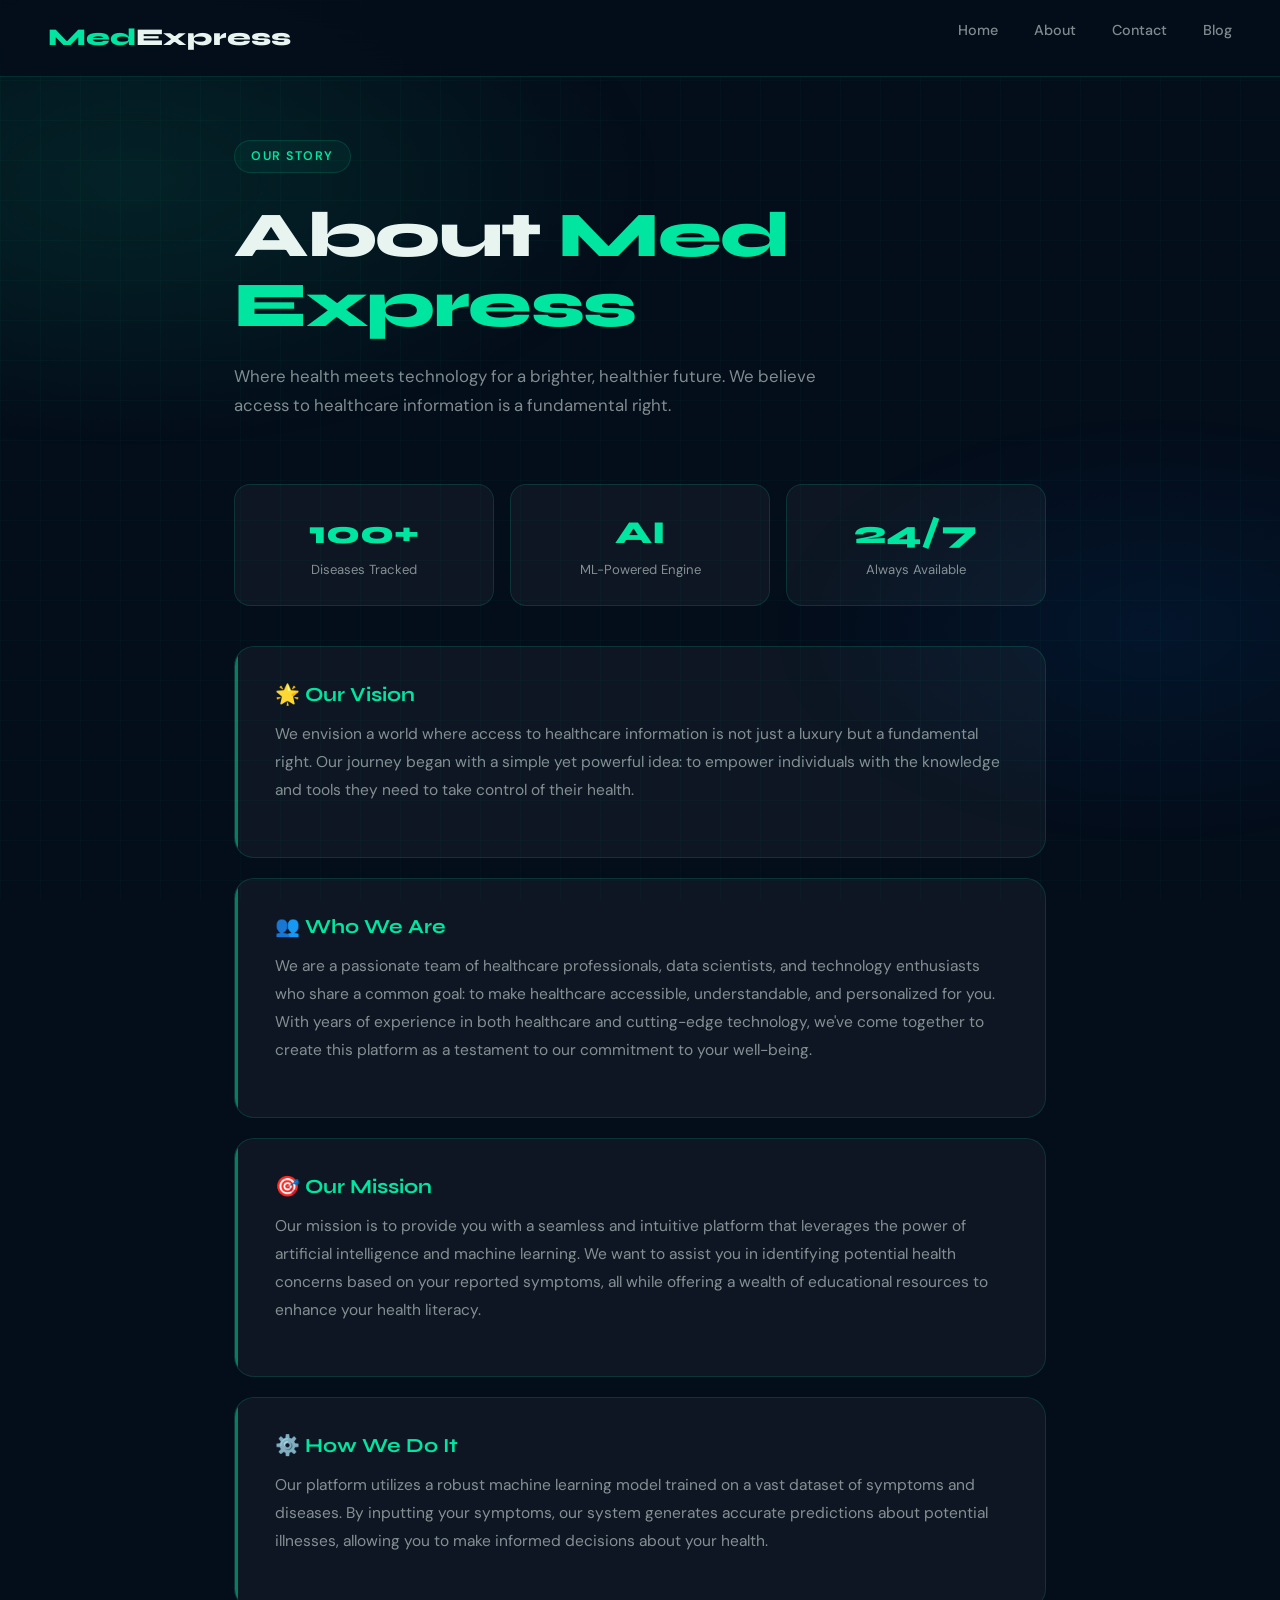
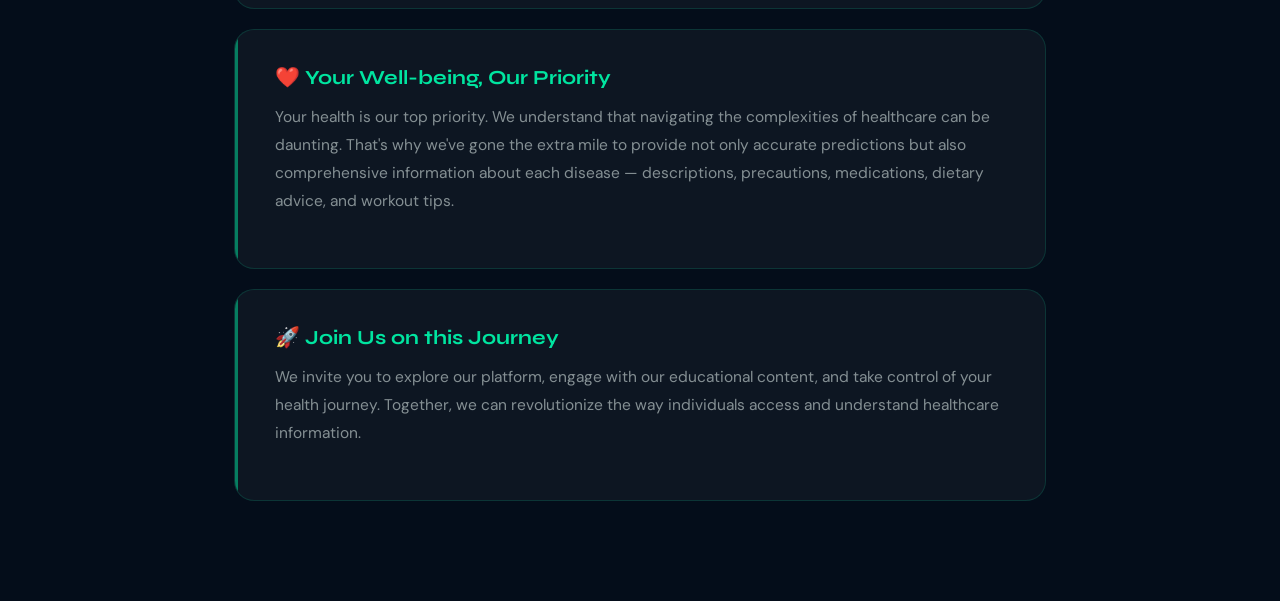
<file: templates/about.html>
<!doctype html>
<html lang="en">
<head>
  <meta charset="utf-8">
  <meta name="viewport" content="width=device-width, initial-scale=1">
  <title>About — Med Express</title>
  <link href="https://cdn.jsdelivr.net/npm/bootstrap@5.3.1/dist/css/bootstrap.min.css" rel="stylesheet">
  <link href="https://fonts.googleapis.com/css2?family=Syne:wght@400;600;700;800&family=DM+Sans:ital,wght@0,300;0,400;0,500;1,300&display=swap" rel="stylesheet">
  <style>
    :root {
      --emerald: #00e5a0;
      --deep: #040d1a;
      --navy: #071428;
      --card-bg: rgba(255,255,255,0.04);
      --border: rgba(0,229,160,0.15);
      --text: #e8f4f0;
      --muted: rgba(232,244,240,0.55);
    }
    *, *::before, *::after { box-sizing: border-box; margin: 0; padding: 0; }
    body {
      font-family: 'DM Sans', sans-serif;
      background: var(--deep);
      color: var(--text);
      min-height: 100vh;
      overflow-x: hidden;
    }
    body::before {
      content: '';
      position: fixed; inset: 0;
      background:
        radial-gradient(ellipse 70% 50% at 10% 20%, rgba(0,229,160,0.10) 0%, transparent 60%),
        radial-gradient(ellipse 50% 40% at 90% 70%, rgba(0,120,255,0.08) 0%, transparent 60%);
      pointer-events: none; z-index: 0;
    }
    body::after {
      content: '';
      position: fixed; inset: 0;
      background-image:
        linear-gradient(rgba(0,229,160,0.03) 1px, transparent 1px),
        linear-gradient(90deg, rgba(0,229,160,0.03) 1px, transparent 1px);
      background-size: 40px 40px;
      pointer-events: none; z-index: 0;
    }

    nav.topbar {
      position: fixed; top: 0; left: 0; right: 0; z-index: 100;
      display: flex; align-items: center; justify-content: space-between;
      padding: 18px 48px;
      background: rgba(4,13,26,0.85);
      backdrop-filter: blur(20px);
      border-bottom: 1px solid var(--border);
      animation: slideDown 0.7s cubic-bezier(.16,1,.3,1) both;
    }
    @keyframes slideDown { from{transform:translateY(-100%);opacity:0} to{transform:translateY(0);opacity:1} }
    .brand { font-family:'Syne',sans-serif; font-weight:800; font-size:1.5rem; color:var(--emerald); text-decoration:none; }
    .brand span { color:var(--text); }
    .nav-links { display:flex; gap:36px; list-style:none; }
    .nav-links a { color:var(--muted); text-decoration:none; font-size:0.9rem; font-weight:500; transition:color 0.2s; position:relative; }
    .nav-links a::after { content:''; position:absolute; bottom:-4px; left:0; right:0; height:1px; background:var(--emerald); transform:scaleX(0); transition:transform 0.25s; }
    .nav-links a:hover { color:var(--emerald); }
    .nav-links a:hover::after { transform:scaleX(1); }

    .page-wrapper {
      position: relative; z-index: 1;
      max-width: 860px;
      margin: 0 auto;
      padding: 140px 24px 80px;
    }

    .page-badge {
      display: inline-flex; align-items: center; gap: 8px;
      border: 1px solid var(--border); border-radius: 100px;
      padding: 6px 16px; font-size: 0.78rem; color: var(--emerald);
      letter-spacing: 1.5px; text-transform: uppercase; font-weight: 600;
      margin-bottom: 28px;
      background: rgba(0,229,160,0.05);
      animation: fadeUp 0.7s 0.1s both;
    }

    .page-title {
      font-family: 'Syne', sans-serif;
      font-size: clamp(2.4rem, 6vw, 4rem);
      font-weight: 800;
      letter-spacing: -1.5px;
      line-height: 1.1;
      margin-bottom: 20px;
      animation: fadeUp 0.7s 0.2s both;
    }
    .page-title .accent { color: var(--emerald); }

    .page-intro {
      color: var(--muted); font-size: 1.05rem; line-height: 1.75;
      max-width: 600px; margin-bottom: 64px;
      animation: fadeUp 0.7s 0.3s both;
    }

    @keyframes fadeUp { from{transform:translateY(24px);opacity:0} to{transform:translateY(0);opacity:1} }

    .section-block {
      background: var(--card-bg);
      border: 1px solid var(--border);
      border-radius: 20px;
      padding: 36px 40px;
      margin-bottom: 20px;
      position: relative;
      overflow: hidden;
      transition: transform 0.3s, box-shadow 0.3s;
      opacity: 0;
      transform: translateY(30px);
    }
    .section-block.visible {
      animation: fadeUp 0.6s cubic-bezier(.16,1,.3,1) forwards;
    }
    .section-block::before {
      content: '';
      position: absolute; top: 0; left: 0;
      width: 3px; height: 100%;
      background: var(--emerald);
      border-radius: 3px 0 0 3px;
      opacity: 0.5;
    }
    .section-block:hover {
      transform: translateX(4px);
      box-shadow: -4px 0 24px rgba(0,229,160,0.1);
    }
    .section-block h3 {
      font-family: 'Syne', sans-serif;
      font-size: 1.25rem;
      font-weight: 700;
      color: var(--emerald);
      margin-bottom: 14px;
      display: flex; align-items: center; gap: 10px;
    }
    .section-block p {
      color: var(--muted);
      line-height: 1.8;
      font-size: 0.97rem;
    }

    .stats-row {
      display: grid;
      grid-template-columns: repeat(3, 1fr);
      gap: 16px;
      margin-bottom: 40px;
      animation: fadeUp 0.7s 0.4s both;
    }
    @media(max-width:600px) { .stats-row { grid-template-columns: 1fr; } }
    .stat-card {
      background: var(--card-bg);
      border: 1px solid var(--border);
      border-radius: 16px;
      padding: 24px;
      text-align: center;
    }
    .stat-num {
      font-family: 'Syne', sans-serif;
      font-size: 2rem;
      font-weight: 800;
      color: var(--emerald);
      display: block;
    }
    .stat-label { color: var(--muted); font-size: 0.82rem; margin-top: 4px; }
  </style>
</head>
<body>

  <nav class="topbar">
    <a href="/" class="brand">Med<span>Express</span></a>
    <ul class="nav-links">
      <li><a href="/">Home</a></li>
      <li><a href="/about">About</a></li>
      <li><a href="/contact">Contact</a></li>
      <li><a href="/blog">Blog</a></li>
    </ul>
  </nav>

  <div class="page-wrapper">
    <div class="page-badge">Our Story</div>
    <h1 class="page-title">About <span class="accent">Med Express</span></h1>
    <p class="page-intro">Where health meets technology for a brighter, healthier future. We believe access to healthcare information is a fundamental right.</p>

    <div class="stats-row">
      <div class="stat-card">
        <span class="stat-num">100+</span>
        <span class="stat-label">Diseases Tracked</span>
      </div>
      <div class="stat-card">
        <span class="stat-num">AI</span>
        <span class="stat-label">ML-Powered Engine</span>
      </div>
      <div class="stat-card">
        <span class="stat-num">24/7</span>
        <span class="stat-label">Always Available</span>
      </div>
    </div>

    <div class="section-block"><h3>🌟 Our Vision</h3><p>We envision a world where access to healthcare information is not just a luxury but a fundamental right. Our journey began with a simple yet powerful idea: to empower individuals with the knowledge and tools they need to take control of their health.</p></div>

    <div class="section-block"><h3>👥 Who We Are</h3><p>We are a passionate team of healthcare professionals, data scientists, and technology enthusiasts who share a common goal: to make healthcare accessible, understandable, and personalized for you. With years of experience in both healthcare and cutting-edge technology, we've come together to create this platform as a testament to our commitment to your well-being.</p></div>

    <div class="section-block"><h3>🎯 Our Mission</h3><p>Our mission is to provide you with a seamless and intuitive platform that leverages the power of artificial intelligence and machine learning. We want to assist you in identifying potential health concerns based on your reported symptoms, all while offering a wealth of educational resources to enhance your health literacy.</p></div>

    <div class="section-block"><h3>⚙️ How We Do It</h3><p>Our platform utilizes a robust machine learning model trained on a vast dataset of symptoms and diseases. By inputting your symptoms, our system generates accurate predictions about potential illnesses, allowing you to make informed decisions about your health.</p></div>

    <div class="section-block"><h3>❤️ Your Well-being, Our Priority</h3><p>Your health is our top priority. We understand that navigating the complexities of healthcare can be daunting. That's why we've gone the extra mile to provide not only accurate predictions but also comprehensive information about each disease — descriptions, precautions, medications, dietary advice, and workout tips.</p></div>

    <div class="section-block"><h3>🚀 Join Us on this Journey</h3><p>We invite you to explore our platform, engage with our educational content, and take control of your health journey. Together, we can revolutionize the way individuals access and understand healthcare information.</p></div>
  </div>

  <script src="https://cdn.jsdelivr.net/npm/bootstrap@5.3.1/dist/js/bootstrap.bundle.min.js"></script>
  <script>
    const blocks = document.querySelectorAll('.section-block');
    const obs = new IntersectionObserver((entries) => {
      entries.forEach((e, i) => {
        if (e.isIntersecting) {
          setTimeout(() => e.target.classList.add('visible'), i * 80);
          obs.unobserve(e.target);
        }
      });
    }, { threshold: 0.1 });
    blocks.forEach(b => obs.observe(b));
  </script>
</body>
</html>
</file>
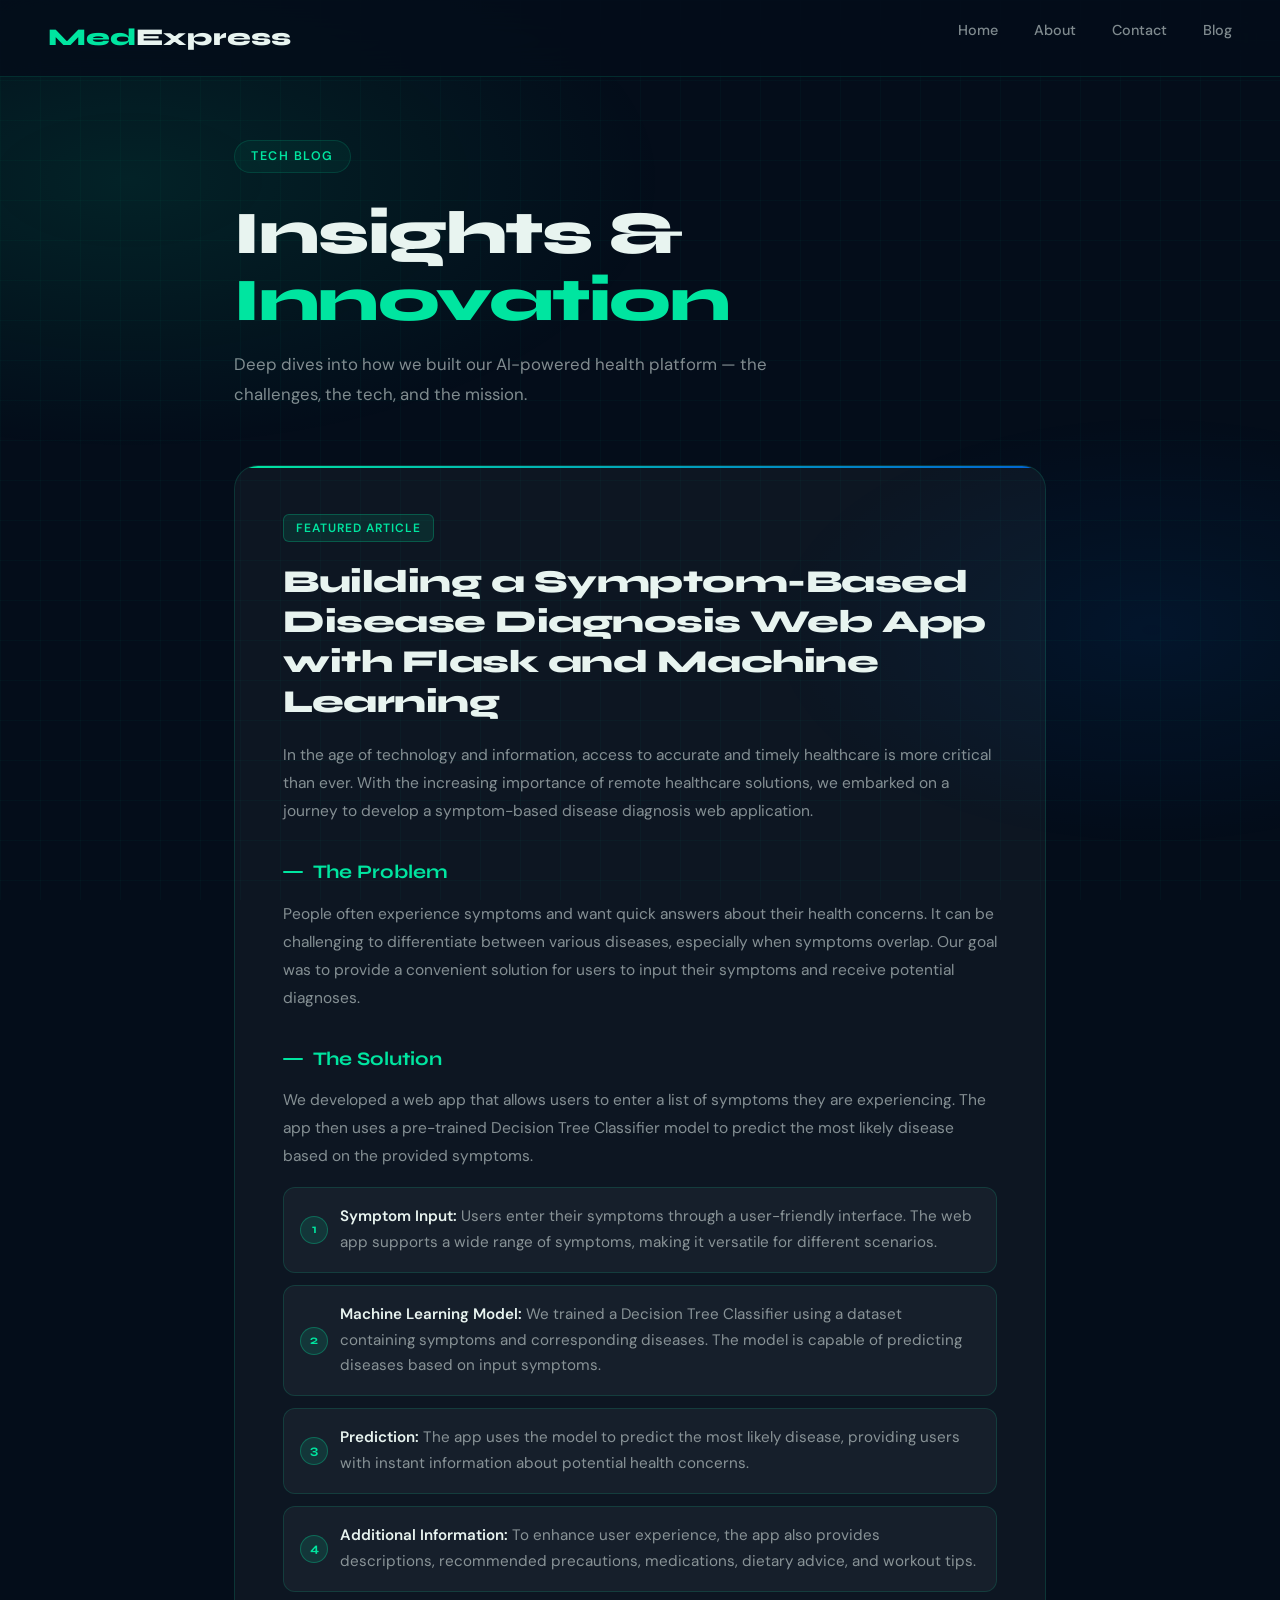
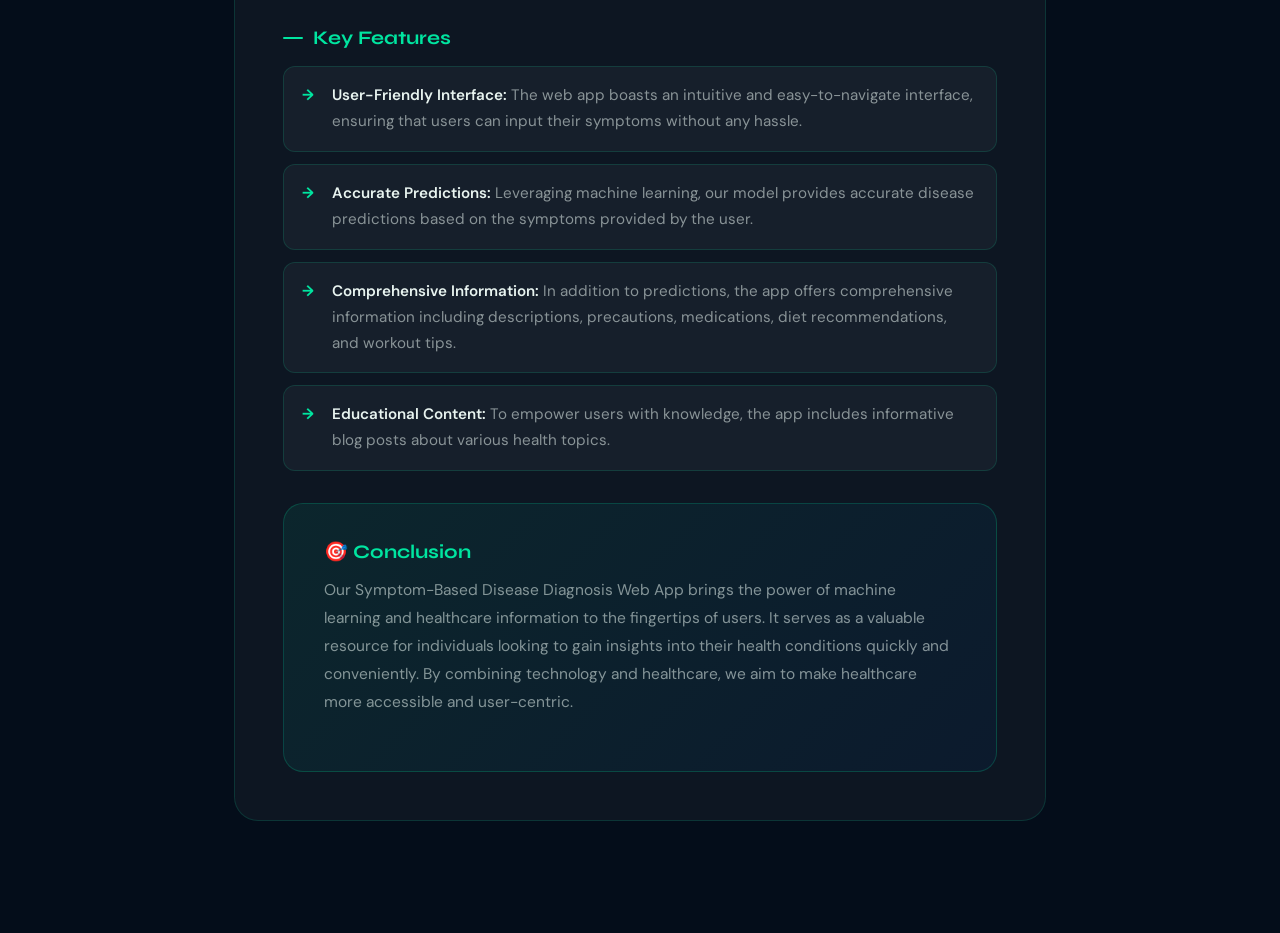
<file: templates/blog.html>
<!doctype html>
<html lang="en">
<head>
  <meta charset="utf-8">
  <meta name="viewport" content="width=device-width, initial-scale=1">
  <title>Blog — Med Express</title>
  <link href="https://cdn.jsdelivr.net/npm/bootstrap@5.3.1/dist/css/bootstrap.min.css" rel="stylesheet">
  <link href="https://fonts.googleapis.com/css2?family=Syne:wght@400;600;700;800&family=DM+Sans:ital,wght@0,300;0,400;0,500;1,300&display=swap" rel="stylesheet">
  <style>
    :root {
      --emerald: #00e5a0;
      --deep: #040d1a;
      --navy: #071428;
      --card-bg: rgba(255,255,255,0.04);
      --border: rgba(0,229,160,0.15);
      --text: #e8f4f0;
      --muted: rgba(232,244,240,0.55);
    }
    *, *::before, *::after { box-sizing: border-box; margin: 0; padding: 0; }
    body { font-family: 'DM Sans', sans-serif; background: var(--deep); color: var(--text); min-height: 100vh; overflow-x: hidden; }
    body::before {
      content: ''; position: fixed; inset: 0;
      background:
        radial-gradient(ellipse 70% 50% at 10% 20%, rgba(0,229,160,0.10) 0%, transparent 60%),
        radial-gradient(ellipse 50% 40% at 90% 70%, rgba(0,120,255,0.08) 0%, transparent 60%);
      pointer-events: none; z-index: 0;
    }
    body::after {
      content: ''; position: fixed; inset: 0;
      background-image: linear-gradient(rgba(0,229,160,0.03) 1px, transparent 1px), linear-gradient(90deg, rgba(0,229,160,0.03) 1px, transparent 1px);
      background-size: 40px 40px; pointer-events: none; z-index: 0;
    }
    nav.topbar {
      position: fixed; top: 0; left: 0; right: 0; z-index: 100;
      display: flex; align-items: center; justify-content: space-between;
      padding: 18px 48px; background: rgba(4,13,26,0.85); backdrop-filter: blur(20px);
      border-bottom: 1px solid var(--border); animation: slideDown 0.7s cubic-bezier(.16,1,.3,1) both;
    }
    @keyframes slideDown { from{transform:translateY(-100%);opacity:0} to{transform:translateY(0);opacity:1} }
    .brand { font-family:'Syne',sans-serif; font-weight:800; font-size:1.5rem; color:var(--emerald); text-decoration:none; }
    .brand span { color:var(--text); }
    .nav-links { display:flex; gap:36px; list-style:none; }
    .nav-links a { color:var(--muted); text-decoration:none; font-size:0.9rem; font-weight:500; transition:color 0.2s; position:relative; }
    .nav-links a::after { content:''; position:absolute; bottom:-4px; left:0; right:0; height:1px; background:var(--emerald); transform:scaleX(0); transition:transform 0.25s; }
    .nav-links a:hover { color:var(--emerald); }
    .nav-links a:hover::after { transform:scaleX(1); }
    @keyframes fadeUp { from{transform:translateY(24px);opacity:0} to{transform:translateY(0);opacity:1} }

    .page-wrapper { position:relative; z-index:1; max-width:860px; margin:0 auto; padding:140px 24px 80px; }

    .page-badge {
      display:inline-flex; align-items:center; gap:8px;
      border:1px solid var(--border); border-radius:100px;
      padding:6px 16px; font-size:0.78rem; color:var(--emerald);
      letter-spacing:1.5px; text-transform:uppercase; font-weight:600;
      margin-bottom:28px; background:rgba(0,229,160,0.05);
      animation: fadeUp 0.7s 0.1s both;
    }
    .page-title {
      font-family:'Syne',sans-serif;
      font-size:clamp(2.2rem,6vw,3.8rem);
      font-weight:800; letter-spacing:-1.5px; line-height:1.1;
      margin-bottom:16px; animation: fadeUp 0.7s 0.2s both;
    }
    .page-title .accent { color:var(--emerald); }
    .page-intro { color:var(--muted); font-size:1.05rem; line-height:1.75; max-width:600px; margin-bottom:56px; animation: fadeUp 0.7s 0.3s both; }

    /* Hero blog card */
    .blog-hero {
      background: var(--card-bg);
      border: 1px solid var(--border);
      border-radius: 24px;
      padding: 48px;
      margin-bottom: 32px;
      position: relative;
      overflow: hidden;
      animation: fadeUp 0.7s 0.4s both;
    }
    .blog-hero::before {
      content: '';
      position: absolute; top: 0; left: 0; right: 0;
      height: 2px;
      background: linear-gradient(90deg, var(--emerald), rgba(0,120,255,0.8));
    }
    .blog-tag {
      display: inline-block;
      background: rgba(0,229,160,0.1);
      border: 1px solid rgba(0,229,160,0.25);
      border-radius: 6px;
      padding: 4px 12px;
      font-size: 0.75rem;
      color: var(--emerald);
      font-weight: 600;
      letter-spacing: 1px;
      text-transform: uppercase;
      margin-bottom: 20px;
    }
    .blog-hero h2 {
      font-family: 'Syne', sans-serif;
      font-size: clamp(1.4rem, 3vw, 2rem);
      font-weight: 800;
      letter-spacing: -0.5px;
      line-height: 1.25;
      margin-bottom: 20px;
    }
    .blog-hero p { color: var(--muted); line-height: 1.8; margin-bottom: 18px; font-size: 0.97rem; }

    .section-h {
      font-family: 'Syne', sans-serif;
      font-size: 1.2rem;
      font-weight: 700;
      color: var(--emerald);
      margin: 32px 0 14px;
      display: flex; align-items: center; gap: 10px;
    }
    .section-h::before {
      content: '';
      width: 20px; height: 2px;
      background: var(--emerald);
      border-radius: 2px;
    }

    ol.styled, ul.styled {
      padding-left: 0;
      list-style: none;
      display: flex;
      flex-direction: column;
      gap: 12px;
    }
    ol.styled { counter-reset: item; }
    ol.styled li {
      counter-increment: item;
      background: var(--card-bg);
      border: 1px solid var(--border);
      border-radius: 12px;
      padding: 16px 20px 16px 56px;
      position: relative;
      color: var(--muted);
      line-height: 1.7;
      font-size: 0.95rem;
      transition: border-color 0.2s;
    }
    ol.styled li:hover { border-color: rgba(0,229,160,0.35); }
    ol.styled li::before {
      content: counter(item);
      position: absolute; left: 16px; top: 50%; transform: translateY(-50%);
      width: 28px; height: 28px;
      background: rgba(0,229,160,0.12);
      border: 1px solid rgba(0,229,160,0.3);
      border-radius: 50%;
      display: flex; align-items: center; justify-content: center;
      font-family: 'Syne', sans-serif;
      font-weight: 700; font-size: 0.8rem;
      color: var(--emerald);
    }
    ul.styled li {
      background: var(--card-bg);
      border: 1px solid var(--border);
      border-radius: 12px;
      padding: 16px 20px 16px 48px;
      position: relative;
      color: var(--muted);
      line-height: 1.7;
      font-size: 0.95rem;
      transition: border-color 0.2s;
    }
    ul.styled li:hover { border-color: rgba(0,229,160,0.35); }
    ul.styled li::before {
      content: '→';
      position: absolute; left: 18px; top: 16px;
      color: var(--emerald); font-weight: 700;
    }
    ol.styled li b, ul.styled li b { color: var(--text); font-weight: 600; }

    .conclusion {
      background: linear-gradient(135deg, rgba(0,229,160,0.08), rgba(0,120,255,0.05));
      border: 1px solid rgba(0,229,160,0.2);
      border-radius: 20px;
      padding: 36px 40px;
      margin-top: 32px;
    }
    .conclusion h3 { font-family:'Syne',sans-serif; font-size:1.2rem; font-weight:700; color:var(--emerald); margin-bottom:14px; }
    .conclusion p { color:var(--muted); line-height:1.8; font-size:0.97rem; }
  </style>
</head>
<body>
  <nav class="topbar">
    <a href="/" class="brand">Med<span>Express</span></a>
    <ul class="nav-links">
      <li><a href="/">Home</a></li>
      <li><a href="/about">About</a></li>
      <li><a href="/contact">Contact</a></li>
      <li><a href="/blog">Blog</a></li>
    </ul>
  </nav>

  <div class="page-wrapper">
    <div class="page-badge">Tech Blog</div>
    <h1 class="page-title">Insights &<br><span class="accent">Innovation</span></h1>
    <p class="page-intro">Deep dives into how we built our AI-powered health platform — the challenges, the tech, and the mission.</p>

    <article class="blog-hero">
      <span class="blog-tag">Featured Article</span>
      <h2>Building a Symptom-Based Disease Diagnosis Web App with Flask and Machine Learning</h2>
      <p>In the age of technology and information, access to accurate and timely healthcare is more critical than ever. With the increasing importance of remote healthcare solutions, we embarked on a journey to develop a symptom-based disease diagnosis web application.</p>

      <div class="section-h">The Problem</div>
      <p style="color:var(--muted);line-height:1.8;font-size:0.97rem;">People often experience symptoms and want quick answers about their health concerns. It can be challenging to differentiate between various diseases, especially when symptoms overlap. Our goal was to provide a convenient solution for users to input their symptoms and receive potential diagnoses.</p>

      <div class="section-h">The Solution</div>
      <p style="color:var(--muted);line-height:1.8;font-size:0.97rem;margin-bottom:16px;">We developed a web app that allows users to enter a list of symptoms they are experiencing. The app then uses a pre-trained Decision Tree Classifier model to predict the most likely disease based on the provided symptoms.</p>

      <ol class="styled">
        <li><b>Symptom Input:</b> Users enter their symptoms through a user-friendly interface. The web app supports a wide range of symptoms, making it versatile for different scenarios.</li>
        <li><b>Machine Learning Model:</b> We trained a Decision Tree Classifier using a dataset containing symptoms and corresponding diseases. The model is capable of predicting diseases based on input symptoms.</li>
        <li><b>Prediction:</b> The app uses the model to predict the most likely disease, providing users with instant information about potential health concerns.</li>
        <li><b>Additional Information:</b> To enhance user experience, the app also provides descriptions, recommended precautions, medications, dietary advice, and workout tips.</li>
      </ol>

      <div class="section-h">Key Features</div>
      <ul class="styled">
        <li><b>User-Friendly Interface:</b> The web app boasts an intuitive and easy-to-navigate interface, ensuring that users can input their symptoms without any hassle.</li>
        <li><b>Accurate Predictions:</b> Leveraging machine learning, our model provides accurate disease predictions based on the symptoms provided by the user.</li>
        <li><b>Comprehensive Information:</b> In addition to predictions, the app offers comprehensive information including descriptions, precautions, medications, diet recommendations, and workout tips.</li>
        <li><b>Educational Content:</b> To empower users with knowledge, the app includes informative blog posts about various health topics.</li>
      </ul>

      <div class="conclusion">
        <h3>🎯 Conclusion</h3>
        <p>Our Symptom-Based Disease Diagnosis Web App brings the power of machine learning and healthcare information to the fingertips of users. It serves as a valuable resource for individuals looking to gain insights into their health conditions quickly and conveniently. By combining technology and healthcare, we aim to make healthcare more accessible and user-centric.</p>
      </div>
    </article>
  </div>

  <script src="https://cdn.jsdelivr.net/npm/bootstrap@5.3.1/dist/js/bootstrap.bundle.min.js"></script>
</body>
</html>
</file>
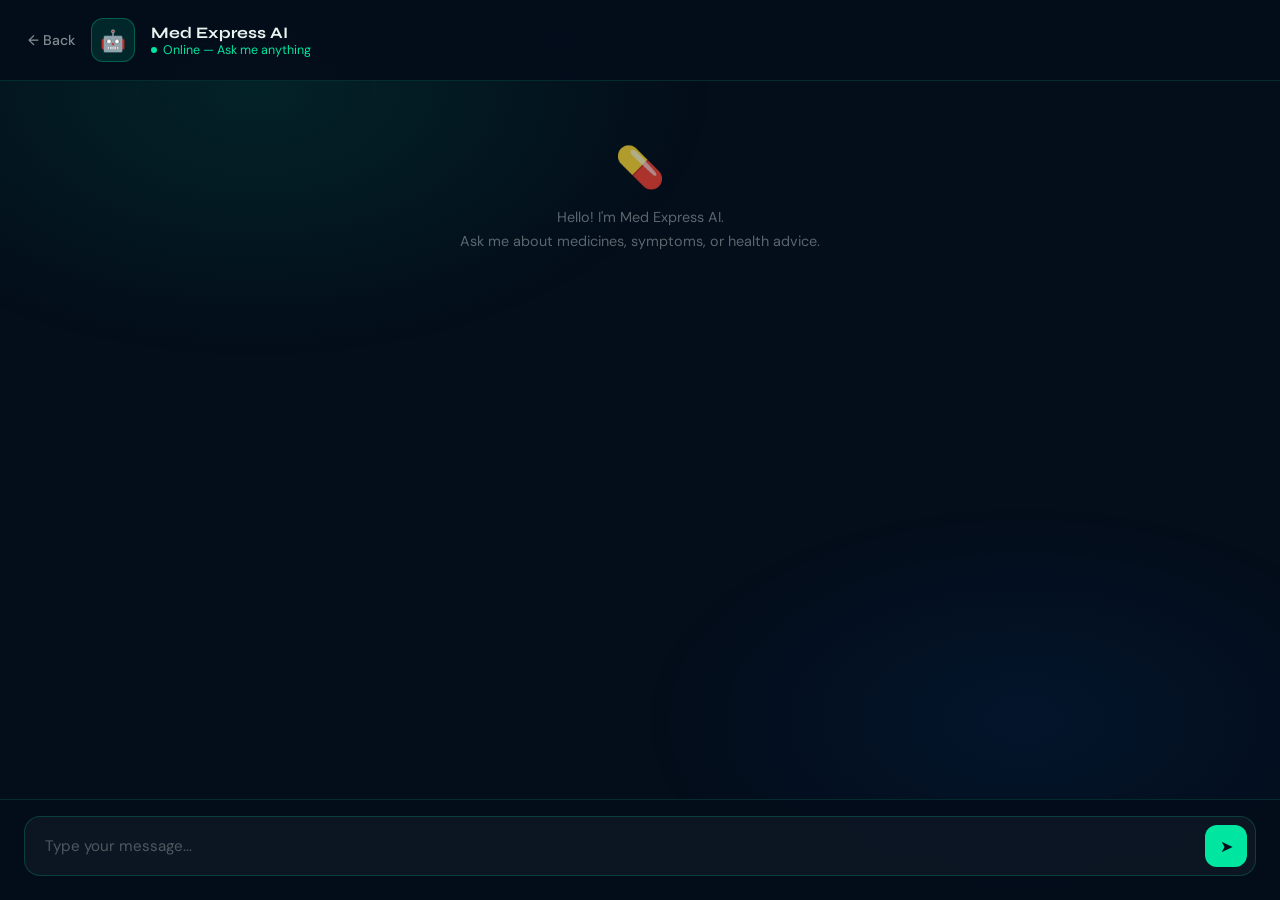
<file: templates/chat.html>
<!DOCTYPE html>
<html lang="en">
<head>
  <meta charset="utf-8">
  <meta name="viewport" content="width=device-width, initial-scale=1">
  <title>Chat — Med Express</title>
  <link href="https://fonts.googleapis.com/css2?family=Syne:wght@400;600;700;800&family=DM+Sans:ital,wght@0,300;0,400;0,500;1,300&display=swap" rel="stylesheet">
  <script src="https://cdnjs.cloudflare.com/ajax/libs/jquery/3.6.0/jquery.min.js"></script>
  <style>
    :root {
      --emerald: #00e5a0;
      --deep: #040d1a;
      --navy: #071428;
      --card-bg: rgba(255,255,255,0.04);
      --border: rgba(0,229,160,0.15);
      --text: #e8f4f0;
      --muted: rgba(232,244,240,0.55);
    }
    *, *::before, *::after { box-sizing: border-box; margin: 0; padding: 0; }
    body {
      font-family: 'DM Sans', sans-serif;
      background: var(--deep); color: var(--text);
      height: 100vh; display: flex; flex-direction: column;
      overflow: hidden;
    }
    body::before {
      content: ''; position: fixed; inset: 0;
      background:
        radial-gradient(ellipse 60% 50% at 20% 10%, rgba(0,229,160,0.10) 0%, transparent 60%),
        radial-gradient(ellipse 50% 40% at 80% 80%, rgba(0,120,255,0.08) 0%, transparent 60%);
      pointer-events: none; z-index: 0;
    }

    /* HEADER */
    .chat-header {
      display: flex; align-items: center; gap: 16px;
      padding: 18px 28px;
      background: rgba(4,13,26,0.9);
      backdrop-filter: blur(20px);
      border-bottom: 1px solid var(--border);
      flex-shrink: 0;
      z-index: 10;
      animation: slideDown 0.6s cubic-bezier(.16,1,.3,1) both;
    }
    @keyframes slideDown { from{transform:translateY(-100%);opacity:0} to{transform:translateY(0);opacity:1} }

    .bot-avatar {
      width: 44px; height: 44px;
      border-radius: 12px;
      background: rgba(0,229,160,0.12);
      border: 1px solid rgba(0,229,160,0.3);
      display: flex; align-items: center; justify-content: center;
      font-size: 1.3rem;
      flex-shrink: 0;
    }
    .bot-info { flex: 1; }
    .bot-name { font-family:'Syne',sans-serif; font-weight:700; font-size:1rem; }
    .bot-status {
      font-size: 0.78rem; color: var(--emerald);
      display: flex; align-items: center; gap: 6px;
    }
    .bot-status::before {
      content: ''; width:6px; height:6px; border-radius:50%;
      background: var(--emerald);
      animation: blink 1.5s ease-in-out infinite;
    }
    @keyframes blink { 0%,100%{opacity:1} 50%{opacity:0.3} }

    .header-back {
      color: var(--muted); text-decoration: none;
      font-size: 0.88rem; font-weight: 500;
      display: flex; align-items: center; gap: 6px;
      transition: color 0.2s;
    }
    .header-back:hover { color: var(--emerald); }

    /* MESSAGES */
    .messages-area {
      flex: 1; overflow-y: auto;
      padding: 28px 24px;
      display: flex; flex-direction: column; gap: 16px;
      position: relative; z-index: 1;
      scroll-behavior: smooth;
    }
    .messages-area::-webkit-scrollbar { width: 4px; }
    .messages-area::-webkit-scrollbar-track { background: transparent; }
    .messages-area::-webkit-scrollbar-thumb { background: rgba(0,229,160,0.2); border-radius: 2px; }

    /* Bubble wrappers */
    .msg-row { display: flex; align-items: flex-end; gap: 10px; animation: msgIn 0.4s cubic-bezier(.16,1,.3,1) both; }
    @keyframes msgIn { from{transform:translateY(16px);opacity:0} to{transform:translateY(0);opacity:1} }
    .msg-row.user { flex-direction: row-reverse; }

    .msg-avatar {
      width: 32px; height: 32px; border-radius: 10px;
      background: rgba(0,229,160,0.1); border: 1px solid rgba(0,229,160,0.2);
      display: flex; align-items: center; justify-content: center;
      font-size: 0.9rem; flex-shrink: 0;
    }
    .msg-avatar.user-av { background: rgba(0,120,255,0.12); border-color: rgba(0,120,255,0.25); }

    .bubble {
      max-width: 70%;
      padding: 13px 18px;
      border-radius: 18px;
      font-size: 0.93rem;
      line-height: 1.65;
      position: relative;
    }
    .bubble.bot {
      background: var(--card-bg);
      border: 1px solid var(--border);
      border-bottom-left-radius: 4px;
      color: var(--text);
    }
    .bubble.user {
      background: rgba(0,229,160,0.14);
      border: 1px solid rgba(0,229,160,0.25);
      border-bottom-right-radius: 4px;
      color: var(--text);
    }
    .msg-time { font-size: 0.7rem; color: var(--muted); margin-top: 4px; }
    .msg-row.user .msg-time { text-align: right; }

    /* Typing indicator */
    .typing-row { display: flex; align-items: flex-end; gap: 10px; }
    .typing-dots {
      display: flex; gap: 4px;
      background: var(--card-bg);
      border: 1px solid var(--border);
      border-radius: 18px; border-bottom-left-radius: 4px;
      padding: 14px 18px;
    }
    .typing-dots span {
      width: 6px; height: 6px; border-radius: 50%;
      background: var(--emerald); opacity: 0.6;
      animation: dot-bounce 1.2s ease-in-out infinite;
    }
    .typing-dots span:nth-child(2) { animation-delay: 0.2s; }
    .typing-dots span:nth-child(3) { animation-delay: 0.4s; }
    @keyframes dot-bounce { 0%,80%,100%{transform:scale(0.6);opacity:0.4} 40%{transform:scale(1);opacity:1} }

    /* INPUT */
    .chat-footer {
      padding: 16px 24px 24px;
      background: rgba(4,13,26,0.9);
      backdrop-filter: blur(20px);
      border-top: 1px solid var(--border);
      flex-shrink: 0;
      z-index: 10;
    }
    .input-row {
      display: flex; gap: 12px; align-items: center;
      background: rgba(255,255,255,0.04);
      border: 1px solid rgba(0,229,160,0.2);
      border-radius: 16px;
      padding: 8px 8px 8px 20px;
      transition: border-color 0.25s, box-shadow 0.25s;
    }
    .input-row:focus-within {
      border-color: var(--emerald);
      box-shadow: 0 0 0 3px rgba(0,229,160,0.1);
    }
    #chatInput {
      flex: 1; background: transparent; border: none; outline: none;
      color: var(--text); font-family:'DM Sans',sans-serif; font-size:0.95rem;
      padding: 8px 0;
    }
    #chatInput::placeholder { color: rgba(232,244,240,0.3); }
    .send-btn {
      width: 42px; height: 42px;
      background: var(--emerald);
      border: none; border-radius: 12px;
      color: var(--deep);
      display: flex; align-items: center; justify-content: center;
      cursor: pointer; font-size: 1rem;
      transition: transform 0.2s, box-shadow 0.2s;
      flex-shrink: 0;
    }
    .send-btn:hover { transform: scale(1.05); box-shadow: 0 4px 16px rgba(0,229,160,0.35); }
    .send-btn:active { transform: scale(0.97); }

    /* Welcome message */
    .welcome-msg {
      text-align: center;
      padding: 32px 16px;
      opacity: 0.7;
    }
    .welcome-msg .w-icon { font-size: 2.5rem; margin-bottom: 12px; display: block; }
    .welcome-msg p { color: var(--muted); font-size: 0.9rem; line-height: 1.7; }
  </style>
</head>
<body>

  <!-- Header -->
  <div class="chat-header">
    <a href="/" class="header-back">← Back</a>
    <div class="bot-avatar">🤖</div>
    <div class="bot-info">
      <div class="bot-name">Med Express AI</div>
      <div class="bot-status">Online — Ask me anything</div>
    </div>
  </div>

  <!-- Messages -->
  <div class="messages-area" id="messageArea">
    <div class="welcome-msg">
      <span class="w-icon">💊</span>
      <p>Hello! I'm Med Express AI.<br>Ask me about medicines, symptoms, or health advice.</p>
    </div>
  </div>

  <!-- Footer Input -->
  <div class="chat-footer">
    <div class="input-row">
      <input type="text" id="chatInput" placeholder="Type your message..." autocomplete="off">
      <button class="send-btn" id="sendBtn">➤</button>
    </div>
  </div>

  <script>
    const msgArea = document.getElementById('messageArea');
    const chatInput = document.getElementById('chatInput');
    const sendBtn = document.getElementById('sendBtn');

    function getTime() {
      const d = new Date();
      return d.getHours() + ':' + String(d.getMinutes()).padStart(2,'0');
    }

    function addMessage(text, isUser) {
      const row = document.createElement('div');
      row.className = 'msg-row' + (isUser ? ' user' : '');
      const av = document.createElement('div');
      av.className = 'msg-avatar' + (isUser ? ' user-av' : '');
      av.textContent = isUser ? '👤' : '🤖';
      const wrap = document.createElement('div');
      const bub = document.createElement('div');
      bub.className = 'bubble ' + (isUser ? 'user' : 'bot');
      bub.textContent = text;
      const time = document.createElement('div');
      time.className = 'msg-time';
      time.textContent = getTime();
      wrap.appendChild(bub);
      wrap.appendChild(time);
      row.appendChild(av);
      row.appendChild(wrap);
      msgArea.appendChild(row);
      msgArea.scrollTop = msgArea.scrollHeight;
    }

    function showTyping() {
      const row = document.createElement('div');
      row.className = 'typing-row';
      row.id = 'typingIndicator';
      const av = document.createElement('div');
      av.className = 'msg-avatar';
      av.textContent = '🤖';
      const dots = document.createElement('div');
      dots.className = 'typing-dots';
      dots.innerHTML = '<span></span><span></span><span></span>';
      row.appendChild(av);
      row.appendChild(dots);
      msgArea.appendChild(row);
      msgArea.scrollTop = msgArea.scrollHeight;
    }

    function removeTyping() {
      const el = document.getElementById('typingIndicator');
      if (el) el.remove();
    }

    function sendMessage() {
      const text = chatInput.value.trim();
      if (!text) return;
      addMessage(text, true);
      chatInput.value = '';
      showTyping();
      $.ajax({
        data: { msg: text },
        type: 'POST',
        url: '/chat'
      }).done(function(data) {
        removeTyping();
        addMessage(data, false);
      }).fail(function() {
        removeTyping();
        addMessage('Sorry, I could not connect to the server. Please try again.', false);
      });
    }

    sendBtn.addEventListener('click', sendMessage);
    chatInput.addEventListener('keypress', (e) => {
      if (e.key === 'Enter') sendMessage();
    });
  </script>
</body>
</html>
</file>
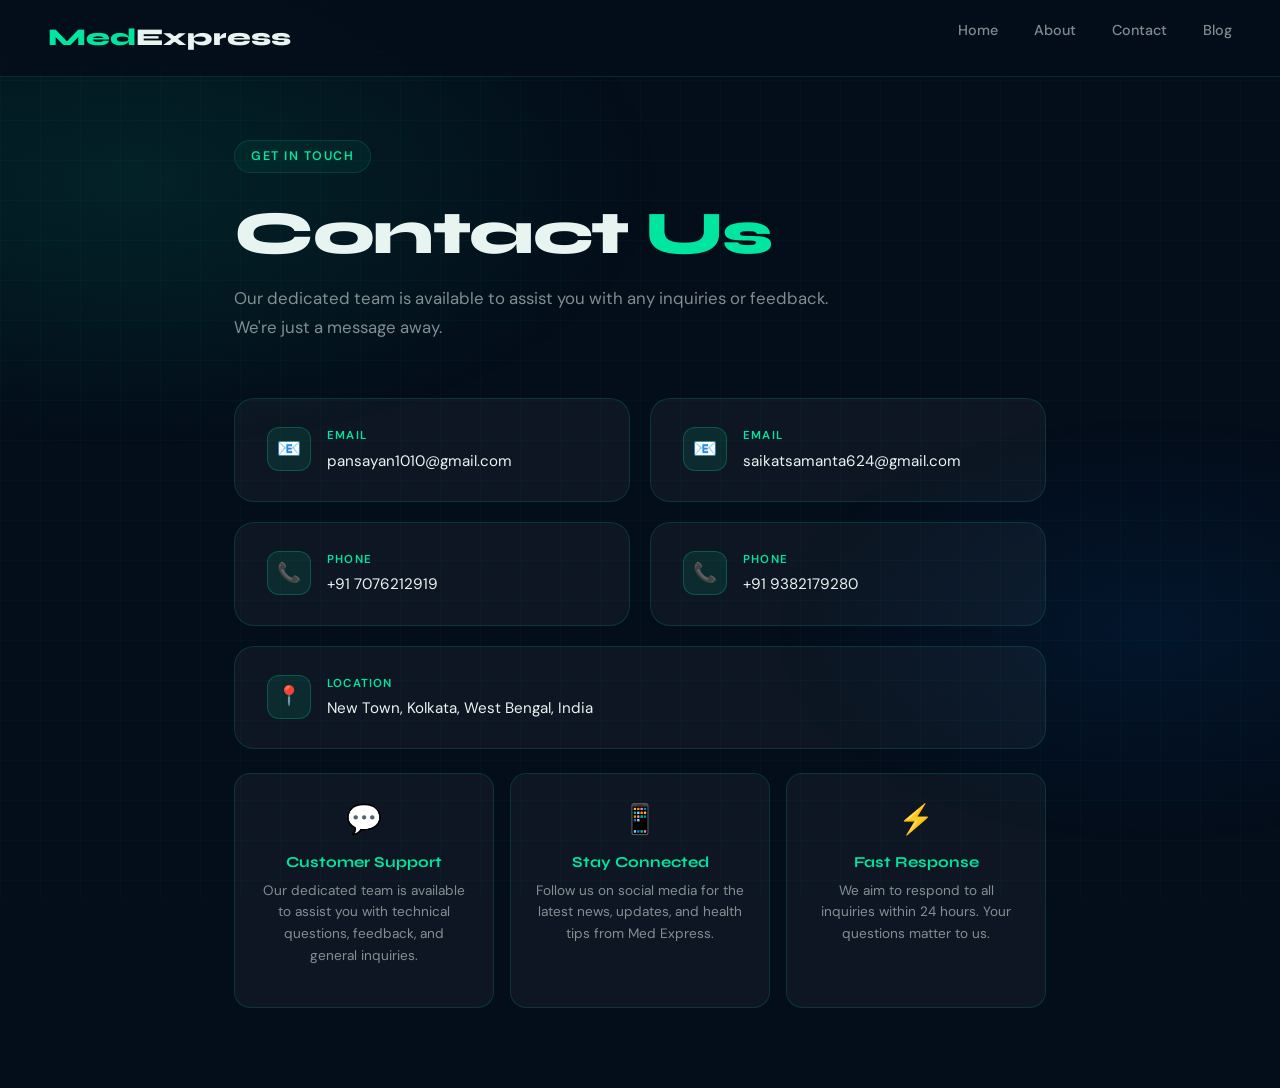
<file: templates/contact.html>
<!doctype html>
<html lang="en">
<head>
  <meta charset="utf-8">
  <meta name="viewport" content="width=device-width, initial-scale=1">
  <title>Contact — Med Express</title>
  <link href="https://cdn.jsdelivr.net/npm/bootstrap@5.3.1/dist/css/bootstrap.min.css" rel="stylesheet">
  <link href="https://fonts.googleapis.com/css2?family=Syne:wght@400;600;700;800&family=DM+Sans:ital,wght@0,300;0,400;0,500;1,300&display=swap" rel="stylesheet">
  <style>
    :root {
      --emerald: #00e5a0;
      --deep: #040d1a;
      --navy: #071428;
      --card-bg: rgba(255,255,255,0.04);
      --border: rgba(0,229,160,0.15);
      --text: #e8f4f0;
      --muted: rgba(232,244,240,0.55);
    }
    *, *::before, *::after { box-sizing: border-box; margin: 0; padding: 0; }
    body { font-family: 'DM Sans', sans-serif; background: var(--deep); color: var(--text); min-height: 100vh; overflow-x: hidden; }
    body::before {
      content: ''; position: fixed; inset: 0;
      background: radial-gradient(ellipse 70% 50% at 10% 20%, rgba(0,229,160,0.10) 0%, transparent 60%), radial-gradient(ellipse 50% 40% at 90% 70%, rgba(0,120,255,0.08) 0%, transparent 60%);
      pointer-events: none; z-index: 0;
    }
    body::after {
      content: ''; position: fixed; inset: 0;
      background-image: linear-gradient(rgba(0,229,160,0.03) 1px, transparent 1px), linear-gradient(90deg, rgba(0,229,160,0.03) 1px, transparent 1px);
      background-size: 40px 40px; pointer-events: none; z-index: 0;
    }
    nav.topbar {
      position: fixed; top: 0; left: 0; right: 0; z-index: 100;
      display: flex; align-items: center; justify-content: space-between;
      padding: 18px 48px; background: rgba(4,13,26,0.85); backdrop-filter: blur(20px);
      border-bottom: 1px solid var(--border); animation: slideDown 0.7s cubic-bezier(.16,1,.3,1) both;
    }
    @keyframes slideDown { from{transform:translateY(-100%);opacity:0} to{transform:translateY(0);opacity:1} }
    .brand { font-family:'Syne',sans-serif; font-weight:800; font-size:1.5rem; color:var(--emerald); text-decoration:none; }
    .brand span { color:var(--text); }
    .nav-links { display:flex; gap:36px; list-style:none; }
    .nav-links a { color:var(--muted); text-decoration:none; font-size:0.9rem; font-weight:500; transition:color 0.2s; position:relative; }
    .nav-links a::after { content:''; position:absolute; bottom:-4px; left:0; right:0; height:1px; background:var(--emerald); transform:scaleX(0); transition:transform 0.25s; }
    .nav-links a:hover { color:var(--emerald); }
    .nav-links a:hover::after { transform:scaleX(1); }
    @keyframes fadeUp { from{transform:translateY(24px);opacity:0} to{transform:translateY(0);opacity:1} }

    .page-wrapper { position:relative; z-index:1; max-width:860px; margin:0 auto; padding:140px 24px 80px; }

    .page-badge {
      display:inline-flex; align-items:center; gap:8px;
      border:1px solid var(--border); border-radius:100px;
      padding:6px 16px; font-size:0.78rem; color:var(--emerald);
      letter-spacing:1.5px; text-transform:uppercase; font-weight:600;
      margin-bottom:28px; background:rgba(0,229,160,0.05);
      animation: fadeUp 0.7s 0.1s both;
    }
    .page-title {
      font-family:'Syne',sans-serif;
      font-size:clamp(2.2rem,6vw,3.8rem);
      font-weight:800; letter-spacing:-1.5px; line-height:1.1;
      margin-bottom:16px; animation: fadeUp 0.7s 0.2s both;
    }
    .page-title .accent { color:var(--emerald); }
    .page-intro { color:var(--muted); font-size:1.05rem; line-height:1.75; max-width:600px; margin-bottom:56px; animation: fadeUp 0.7s 0.3s both; }

    .contact-grid {
      display: grid;
      grid-template-columns: 1fr 1fr;
      gap: 20px;
      margin-bottom: 24px;
    }
    @media(max-width:640px) { .contact-grid { grid-template-columns:1fr; } }

    .contact-card {
      background: var(--card-bg);
      border: 1px solid var(--border);
      border-radius: 20px;
      padding: 28px 32px;
      display: flex;
      align-items: flex-start;
      gap: 16px;
      transition: transform 0.25s, box-shadow 0.25s;
      opacity: 0;
      transform: translateY(20px);
    }
    .contact-card.visible { animation: fadeUp 0.6s cubic-bezier(.16,1,.3,1) forwards; }
    .contact-card:hover { transform: translateY(-3px); box-shadow: 0 12px 32px rgba(0,229,160,0.1); }

    .contact-icon {
      width: 44px; height: 44px;
      background: rgba(0,229,160,0.1);
      border: 1px solid rgba(0,229,160,0.25);
      border-radius: 12px;
      display: flex; align-items: center; justify-content: center;
      font-size: 1.2rem;
      flex-shrink: 0;
    }
    .contact-label {
      font-size: 0.72rem;
      letter-spacing: 1.2px;
      text-transform: uppercase;
      color: var(--emerald);
      font-weight: 600;
      margin-bottom: 4px;
    }
    .contact-value { color: var(--text); font-size: 0.95rem; line-height: 1.6; word-break: break-all; }

    .info-section {
      display: grid;
      grid-template-columns: repeat(3, 1fr);
      gap: 16px;
      margin-top: 24px;
    }
    @media(max-width:640px) { .info-section { grid-template-columns:1fr; } }

    .info-card {
      background: var(--card-bg);
      border: 1px solid var(--border);
      border-radius: 16px;
      padding: 24px;
      text-align: center;
      transition: transform 0.25s;
      opacity: 0; transform: translateY(20px);
    }
    .info-card.visible { animation: fadeUp 0.6s cubic-bezier(.16,1,.3,1) forwards; }
    .info-card:hover { transform: translateY(-2px); }
    .info-card .ic-emoji { font-size: 1.8rem; margin-bottom: 12px; display: block; }
    .info-card h4 { font-family:'Syne',sans-serif; font-size:0.95rem; font-weight:700; color:var(--emerald); margin-bottom:8px; }
    .info-card p { color:var(--muted); font-size:0.85rem; line-height:1.6; }
  </style>
</head>
<body>
  <nav class="topbar">
    <a href="/" class="brand">Med<span>Express</span></a>
    <ul class="nav-links">
      <li><a href="/">Home</a></li>
      <li><a href="/about">About</a></li>
      <li><a href="/contact">Contact</a></li>
      <li><a href="/blog">Blog</a></li>
    </ul>
  </nav>

  <div class="page-wrapper">
    <div class="page-badge">Get In Touch</div>
    <h1 class="page-title">Contact <span class="accent">Us</span></h1>
    <p class="page-intro">Our dedicated team is available to assist you with any inquiries or feedback. We're just a message away.</p>

    <div class="contact-grid">
      <div class="contact-card">
        <div class="contact-icon">📧</div>
        <div>
          <div class="contact-label">Email</div>
          <div class="contact-value">pansayan1010@gmail.com</div>
        </div>
      </div>
      <div class="contact-card">
        <div class="contact-icon">📧</div>
        <div>
          <div class="contact-label">Email</div>
          <div class="contact-value">saikatsamanta624@gmail.com</div>
        </div>
      </div>
      <div class="contact-card">
        <div class="contact-icon">📞</div>
        <div>
          <div class="contact-label">Phone</div>
          <div class="contact-value">+91 7076212919</div>
        </div>
      </div>
      <div class="contact-card">
        <div class="contact-icon">📞</div>
        <div>
          <div class="contact-label">Phone</div>
          <div class="contact-value">+91 9382179280</div>
        </div>
      </div>
      <div class="contact-card" style="grid-column: 1 / -1;">
        <div class="contact-icon">📍</div>
        <div>
          <div class="contact-label">Location</div>
          <div class="contact-value">New Town, Kolkata, West Bengal, India</div>
        </div>
      </div>
    </div>

    <div class="info-section">
      <div class="info-card">
        <span class="ic-emoji">💬</span>
        <h4>Customer Support</h4>
        <p>Our dedicated team is available to assist you with technical questions, feedback, and general inquiries.</p>
      </div>
      <div class="info-card">
        <span class="ic-emoji">📱</span>
        <h4>Stay Connected</h4>
        <p>Follow us on social media for the latest news, updates, and health tips from Med Express.</p>
      </div>
      <div class="info-card">
        <span class="ic-emoji">⚡</span>
        <h4>Fast Response</h4>
        <p>We aim to respond to all inquiries within 24 hours. Your questions matter to us.</p>
      </div>
    </div>
  </div>

  <script src="https://cdn.jsdelivr.net/npm/bootstrap@5.3.1/dist/js/bootstrap.bundle.min.js"></script>
  <script>
    const cards = document.querySelectorAll('.contact-card, .info-card');
    const obs = new IntersectionObserver((entries) => {
      entries.forEach((e, i) => {
        if (e.isIntersecting) {
          setTimeout(() => e.target.classList.add('visible'), i * 80);
          obs.unobserve(e.target);
        }
      });
    }, { threshold: 0.1 });
    cards.forEach(c => obs.observe(c));
  </script>
</body>
</html>
</file>
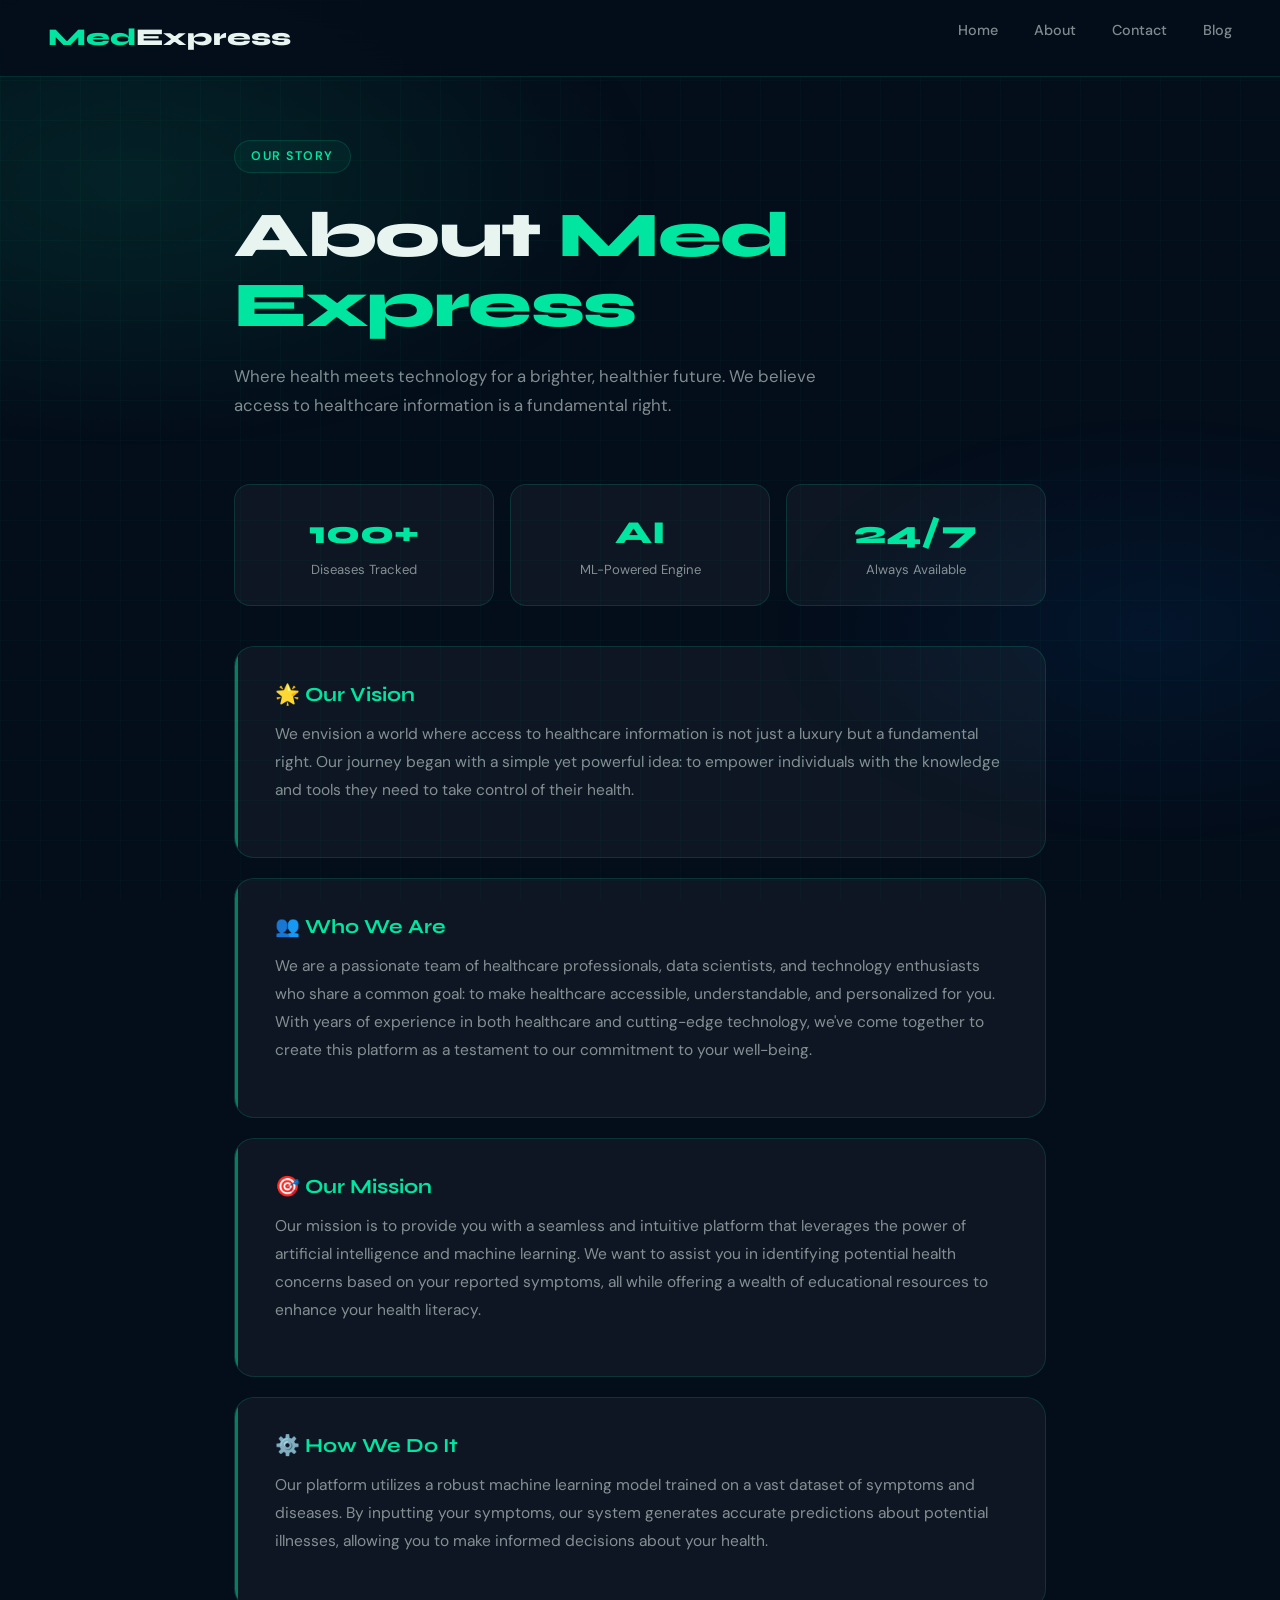
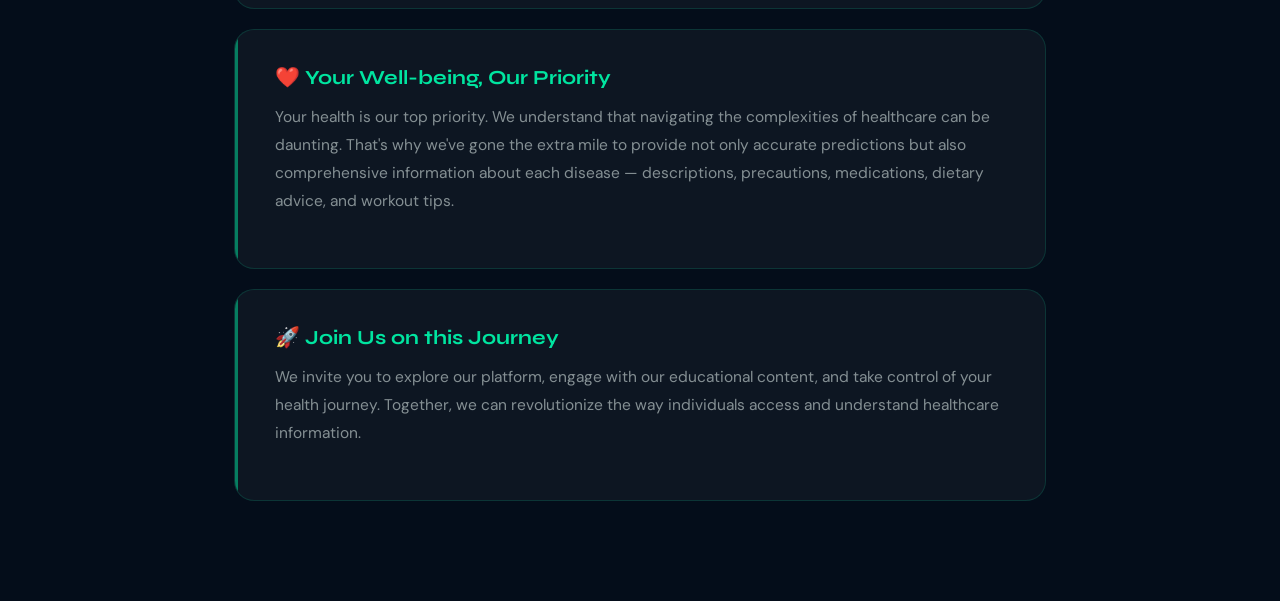
<file: Medicine-recommendation-website-main/templates/about.html>
<!doctype html>
<html lang="en">
<head>
  <meta charset="utf-8">
  <meta name="viewport" content="width=device-width, initial-scale=1">
  <title>About — Med Express</title>
  <link href="https://cdn.jsdelivr.net/npm/bootstrap@5.3.1/dist/css/bootstrap.min.css" rel="stylesheet">
  <link href="https://fonts.googleapis.com/css2?family=Syne:wght@400;600;700;800&family=DM+Sans:ital,wght@0,300;0,400;0,500;1,300&display=swap" rel="stylesheet">
  <style>
    :root {
      --emerald: #00e5a0;
      --deep: #040d1a;
      --navy: #071428;
      --card-bg: rgba(255,255,255,0.04);
      --border: rgba(0,229,160,0.15);
      --text: #e8f4f0;
      --muted: rgba(232,244,240,0.55);
    }
    *, *::before, *::after { box-sizing: border-box; margin: 0; padding: 0; }
    body {
      font-family: 'DM Sans', sans-serif;
      background: var(--deep);
      color: var(--text);
      min-height: 100vh;
      overflow-x: hidden;
    }
    body::before {
      content: '';
      position: fixed; inset: 0;
      background:
        radial-gradient(ellipse 70% 50% at 10% 20%, rgba(0,229,160,0.10) 0%, transparent 60%),
        radial-gradient(ellipse 50% 40% at 90% 70%, rgba(0,120,255,0.08) 0%, transparent 60%);
      pointer-events: none; z-index: 0;
    }
    body::after {
      content: '';
      position: fixed; inset: 0;
      background-image:
        linear-gradient(rgba(0,229,160,0.03) 1px, transparent 1px),
        linear-gradient(90deg, rgba(0,229,160,0.03) 1px, transparent 1px);
      background-size: 40px 40px;
      pointer-events: none; z-index: 0;
    }

    nav.topbar {
      position: fixed; top: 0; left: 0; right: 0; z-index: 100;
      display: flex; align-items: center; justify-content: space-between;
      padding: 18px 48px;
      background: rgba(4,13,26,0.85);
      backdrop-filter: blur(20px);
      border-bottom: 1px solid var(--border);
      animation: slideDown 0.7s cubic-bezier(.16,1,.3,1) both;
    }
    @keyframes slideDown { from{transform:translateY(-100%);opacity:0} to{transform:translateY(0);opacity:1} }
    .brand { font-family:'Syne',sans-serif; font-weight:800; font-size:1.5rem; color:var(--emerald); text-decoration:none; }
    .brand span { color:var(--text); }
    .nav-links { display:flex; gap:36px; list-style:none; }
    .nav-links a { color:var(--muted); text-decoration:none; font-size:0.9rem; font-weight:500; transition:color 0.2s; position:relative; }
    .nav-links a::after { content:''; position:absolute; bottom:-4px; left:0; right:0; height:1px; background:var(--emerald); transform:scaleX(0); transition:transform 0.25s; }
    .nav-links a:hover { color:var(--emerald); }
    .nav-links a:hover::after { transform:scaleX(1); }

    .page-wrapper {
      position: relative; z-index: 1;
      max-width: 860px;
      margin: 0 auto;
      padding: 140px 24px 80px;
    }

    .page-badge {
      display: inline-flex; align-items: center; gap: 8px;
      border: 1px solid var(--border); border-radius: 100px;
      padding: 6px 16px; font-size: 0.78rem; color: var(--emerald);
      letter-spacing: 1.5px; text-transform: uppercase; font-weight: 600;
      margin-bottom: 28px;
      background: rgba(0,229,160,0.05);
      animation: fadeUp 0.7s 0.1s both;
    }

    .page-title {
      font-family: 'Syne', sans-serif;
      font-size: clamp(2.4rem, 6vw, 4rem);
      font-weight: 800;
      letter-spacing: -1.5px;
      line-height: 1.1;
      margin-bottom: 20px;
      animation: fadeUp 0.7s 0.2s both;
    }
    .page-title .accent { color: var(--emerald); }

    .page-intro {
      color: var(--muted); font-size: 1.05rem; line-height: 1.75;
      max-width: 600px; margin-bottom: 64px;
      animation: fadeUp 0.7s 0.3s both;
    }

    @keyframes fadeUp { from{transform:translateY(24px);opacity:0} to{transform:translateY(0);opacity:1} }

    .section-block {
      background: var(--card-bg);
      border: 1px solid var(--border);
      border-radius: 20px;
      padding: 36px 40px;
      margin-bottom: 20px;
      position: relative;
      overflow: hidden;
      transition: transform 0.3s, box-shadow 0.3s;
      opacity: 0;
      transform: translateY(30px);
    }
    .section-block.visible {
      animation: fadeUp 0.6s cubic-bezier(.16,1,.3,1) forwards;
    }
    .section-block::before {
      content: '';
      position: absolute; top: 0; left: 0;
      width: 3px; height: 100%;
      background: var(--emerald);
      border-radius: 3px 0 0 3px;
      opacity: 0.5;
    }
    .section-block:hover {
      transform: translateX(4px);
      box-shadow: -4px 0 24px rgba(0,229,160,0.1);
    }
    .section-block h3 {
      font-family: 'Syne', sans-serif;
      font-size: 1.25rem;
      font-weight: 700;
      color: var(--emerald);
      margin-bottom: 14px;
      display: flex; align-items: center; gap: 10px;
    }
    .section-block p {
      color: var(--muted);
      line-height: 1.8;
      font-size: 0.97rem;
    }

    .stats-row {
      display: grid;
      grid-template-columns: repeat(3, 1fr);
      gap: 16px;
      margin-bottom: 40px;
      animation: fadeUp 0.7s 0.4s both;
    }
    @media(max-width:600px) { .stats-row { grid-template-columns: 1fr; } }
    .stat-card {
      background: var(--card-bg);
      border: 1px solid var(--border);
      border-radius: 16px;
      padding: 24px;
      text-align: center;
    }
    .stat-num {
      font-family: 'Syne', sans-serif;
      font-size: 2rem;
      font-weight: 800;
      color: var(--emerald);
      display: block;
    }
    .stat-label { color: var(--muted); font-size: 0.82rem; margin-top: 4px; }
  </style>
</head>
<body>

  <nav class="topbar">
    <a href="/" class="brand">Med<span>Express</span></a>
    <ul class="nav-links">
      <li><a href="/">Home</a></li>
      <li><a href="/about">About</a></li>
      <li><a href="/contact">Contact</a></li>
      <li><a href="/blog">Blog</a></li>
    </ul>
  </nav>

  <div class="page-wrapper">
    <div class="page-badge">Our Story</div>
    <h1 class="page-title">About <span class="accent">Med Express</span></h1>
    <p class="page-intro">Where health meets technology for a brighter, healthier future. We believe access to healthcare information is a fundamental right.</p>

    <div class="stats-row">
      <div class="stat-card">
        <span class="stat-num">100+</span>
        <span class="stat-label">Diseases Tracked</span>
      </div>
      <div class="stat-card">
        <span class="stat-num">AI</span>
        <span class="stat-label">ML-Powered Engine</span>
      </div>
      <div class="stat-card">
        <span class="stat-num">24/7</span>
        <span class="stat-label">Always Available</span>
      </div>
    </div>

    <div class="section-block"><h3>🌟 Our Vision</h3><p>We envision a world where access to healthcare information is not just a luxury but a fundamental right. Our journey began with a simple yet powerful idea: to empower individuals with the knowledge and tools they need to take control of their health.</p></div>

    <div class="section-block"><h3>👥 Who We Are</h3><p>We are a passionate team of healthcare professionals, data scientists, and technology enthusiasts who share a common goal: to make healthcare accessible, understandable, and personalized for you. With years of experience in both healthcare and cutting-edge technology, we've come together to create this platform as a testament to our commitment to your well-being.</p></div>

    <div class="section-block"><h3>🎯 Our Mission</h3><p>Our mission is to provide you with a seamless and intuitive platform that leverages the power of artificial intelligence and machine learning. We want to assist you in identifying potential health concerns based on your reported symptoms, all while offering a wealth of educational resources to enhance your health literacy.</p></div>

    <div class="section-block"><h3>⚙️ How We Do It</h3><p>Our platform utilizes a robust machine learning model trained on a vast dataset of symptoms and diseases. By inputting your symptoms, our system generates accurate predictions about potential illnesses, allowing you to make informed decisions about your health.</p></div>

    <div class="section-block"><h3>❤️ Your Well-being, Our Priority</h3><p>Your health is our top priority. We understand that navigating the complexities of healthcare can be daunting. That's why we've gone the extra mile to provide not only accurate predictions but also comprehensive information about each disease — descriptions, precautions, medications, dietary advice, and workout tips.</p></div>

    <div class="section-block"><h3>🚀 Join Us on this Journey</h3><p>We invite you to explore our platform, engage with our educational content, and take control of your health journey. Together, we can revolutionize the way individuals access and understand healthcare information.</p></div>
  </div>

  <script src="https://cdn.jsdelivr.net/npm/bootstrap@5.3.1/dist/js/bootstrap.bundle.min.js"></script>
  <script>
    const blocks = document.querySelectorAll('.section-block');
    const obs = new IntersectionObserver((entries) => {
      entries.forEach((e, i) => {
        if (e.isIntersecting) {
          setTimeout(() => e.target.classList.add('visible'), i * 80);
          obs.unobserve(e.target);
        }
      });
    }, { threshold: 0.1 });
    blocks.forEach(b => obs.observe(b));
  </script>
</body>
</html>
</file>
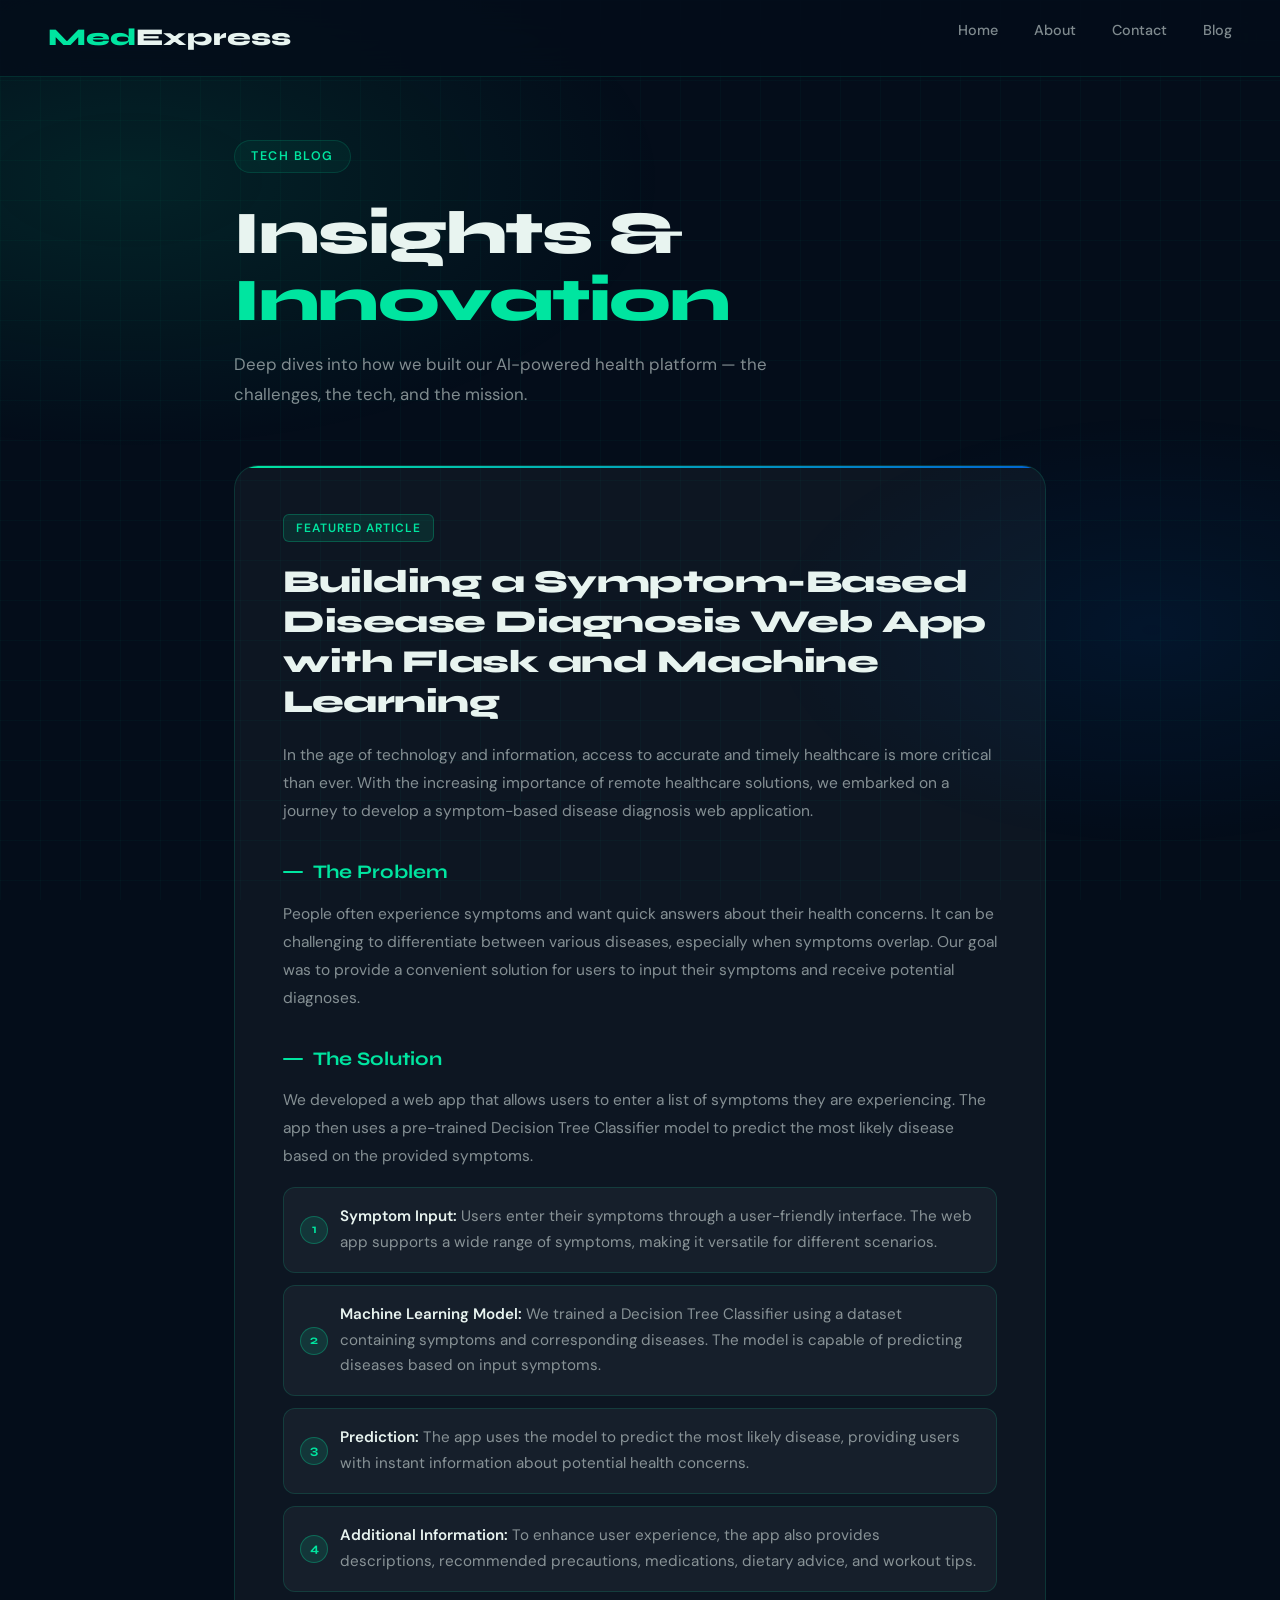
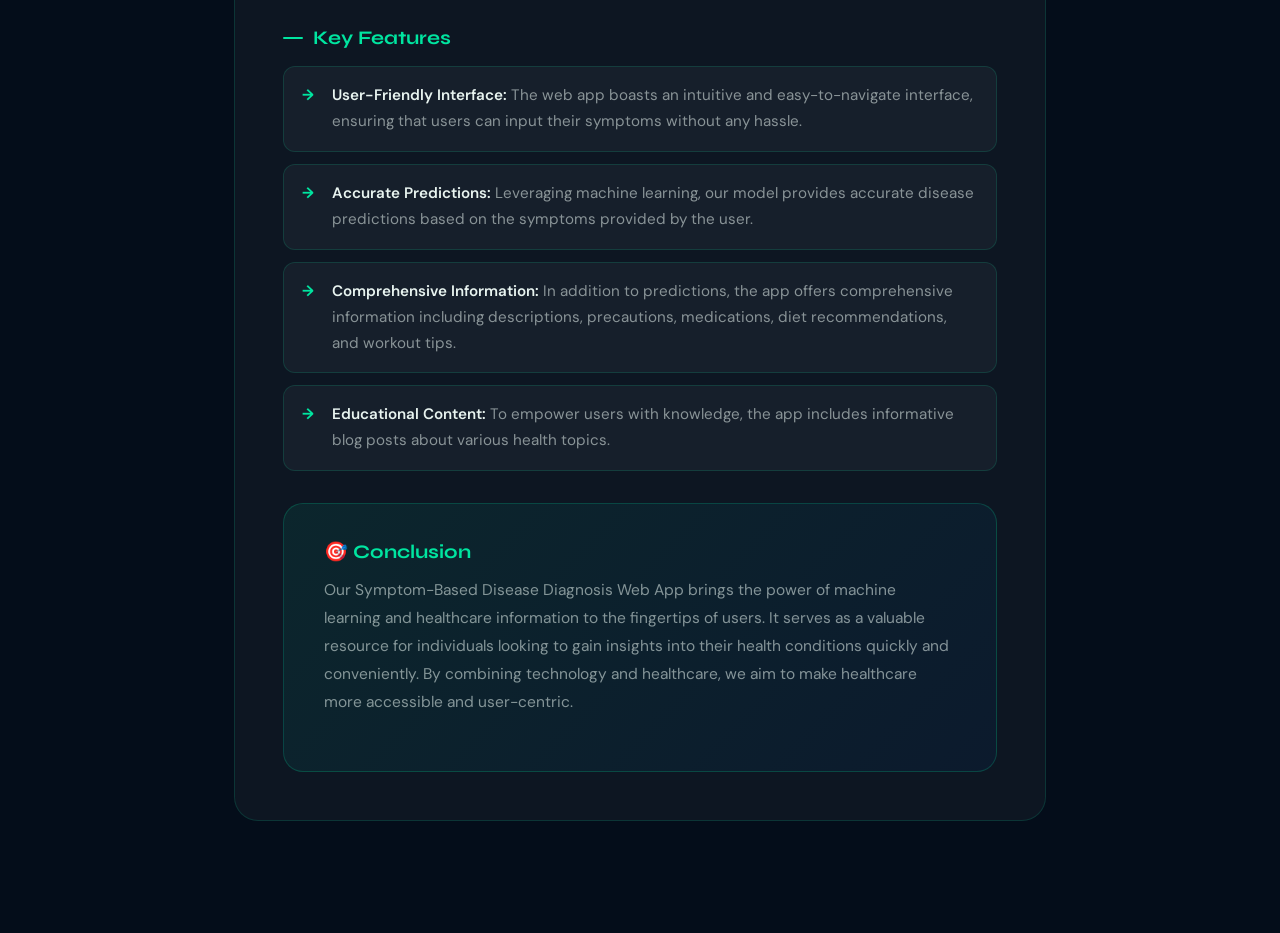
<file: Medicine-recommendation-website-main/templates/blog.html>
<!doctype html>
<html lang="en">
<head>
  <meta charset="utf-8">
  <meta name="viewport" content="width=device-width, initial-scale=1">
  <title>Blog — Med Express</title>
  <link href="https://cdn.jsdelivr.net/npm/bootstrap@5.3.1/dist/css/bootstrap.min.css" rel="stylesheet">
  <link href="https://fonts.googleapis.com/css2?family=Syne:wght@400;600;700;800&family=DM+Sans:ital,wght@0,300;0,400;0,500;1,300&display=swap" rel="stylesheet">
  <style>
    :root {
      --emerald: #00e5a0;
      --deep: #040d1a;
      --navy: #071428;
      --card-bg: rgba(255,255,255,0.04);
      --border: rgba(0,229,160,0.15);
      --text: #e8f4f0;
      --muted: rgba(232,244,240,0.55);
    }
    *, *::before, *::after { box-sizing: border-box; margin: 0; padding: 0; }
    body { font-family: 'DM Sans', sans-serif; background: var(--deep); color: var(--text); min-height: 100vh; overflow-x: hidden; }
    body::before {
      content: ''; position: fixed; inset: 0;
      background:
        radial-gradient(ellipse 70% 50% at 10% 20%, rgba(0,229,160,0.10) 0%, transparent 60%),
        radial-gradient(ellipse 50% 40% at 90% 70%, rgba(0,120,255,0.08) 0%, transparent 60%);
      pointer-events: none; z-index: 0;
    }
    body::after {
      content: ''; position: fixed; inset: 0;
      background-image: linear-gradient(rgba(0,229,160,0.03) 1px, transparent 1px), linear-gradient(90deg, rgba(0,229,160,0.03) 1px, transparent 1px);
      background-size: 40px 40px; pointer-events: none; z-index: 0;
    }
    nav.topbar {
      position: fixed; top: 0; left: 0; right: 0; z-index: 100;
      display: flex; align-items: center; justify-content: space-between;
      padding: 18px 48px; background: rgba(4,13,26,0.85); backdrop-filter: blur(20px);
      border-bottom: 1px solid var(--border); animation: slideDown 0.7s cubic-bezier(.16,1,.3,1) both;
    }
    @keyframes slideDown { from{transform:translateY(-100%);opacity:0} to{transform:translateY(0);opacity:1} }
    .brand { font-family:'Syne',sans-serif; font-weight:800; font-size:1.5rem; color:var(--emerald); text-decoration:none; }
    .brand span { color:var(--text); }
    .nav-links { display:flex; gap:36px; list-style:none; }
    .nav-links a { color:var(--muted); text-decoration:none; font-size:0.9rem; font-weight:500; transition:color 0.2s; position:relative; }
    .nav-links a::after { content:''; position:absolute; bottom:-4px; left:0; right:0; height:1px; background:var(--emerald); transform:scaleX(0); transition:transform 0.25s; }
    .nav-links a:hover { color:var(--emerald); }
    .nav-links a:hover::after { transform:scaleX(1); }
    @keyframes fadeUp { from{transform:translateY(24px);opacity:0} to{transform:translateY(0);opacity:1} }

    .page-wrapper { position:relative; z-index:1; max-width:860px; margin:0 auto; padding:140px 24px 80px; }

    .page-badge {
      display:inline-flex; align-items:center; gap:8px;
      border:1px solid var(--border); border-radius:100px;
      padding:6px 16px; font-size:0.78rem; color:var(--emerald);
      letter-spacing:1.5px; text-transform:uppercase; font-weight:600;
      margin-bottom:28px; background:rgba(0,229,160,0.05);
      animation: fadeUp 0.7s 0.1s both;
    }
    .page-title {
      font-family:'Syne',sans-serif;
      font-size:clamp(2.2rem,6vw,3.8rem);
      font-weight:800; letter-spacing:-1.5px; line-height:1.1;
      margin-bottom:16px; animation: fadeUp 0.7s 0.2s both;
    }
    .page-title .accent { color:var(--emerald); }
    .page-intro { color:var(--muted); font-size:1.05rem; line-height:1.75; max-width:600px; margin-bottom:56px; animation: fadeUp 0.7s 0.3s both; }

    /* Hero blog card */
    .blog-hero {
      background: var(--card-bg);
      border: 1px solid var(--border);
      border-radius: 24px;
      padding: 48px;
      margin-bottom: 32px;
      position: relative;
      overflow: hidden;
      animation: fadeUp 0.7s 0.4s both;
    }
    .blog-hero::before {
      content: '';
      position: absolute; top: 0; left: 0; right: 0;
      height: 2px;
      background: linear-gradient(90deg, var(--emerald), rgba(0,120,255,0.8));
    }
    .blog-tag {
      display: inline-block;
      background: rgba(0,229,160,0.1);
      border: 1px solid rgba(0,229,160,0.25);
      border-radius: 6px;
      padding: 4px 12px;
      font-size: 0.75rem;
      color: var(--emerald);
      font-weight: 600;
      letter-spacing: 1px;
      text-transform: uppercase;
      margin-bottom: 20px;
    }
    .blog-hero h2 {
      font-family: 'Syne', sans-serif;
      font-size: clamp(1.4rem, 3vw, 2rem);
      font-weight: 800;
      letter-spacing: -0.5px;
      line-height: 1.25;
      margin-bottom: 20px;
    }
    .blog-hero p { color: var(--muted); line-height: 1.8; margin-bottom: 18px; font-size: 0.97rem; }

    .section-h {
      font-family: 'Syne', sans-serif;
      font-size: 1.2rem;
      font-weight: 700;
      color: var(--emerald);
      margin: 32px 0 14px;
      display: flex; align-items: center; gap: 10px;
    }
    .section-h::before {
      content: '';
      width: 20px; height: 2px;
      background: var(--emerald);
      border-radius: 2px;
    }

    ol.styled, ul.styled {
      padding-left: 0;
      list-style: none;
      display: flex;
      flex-direction: column;
      gap: 12px;
    }
    ol.styled { counter-reset: item; }
    ol.styled li {
      counter-increment: item;
      background: var(--card-bg);
      border: 1px solid var(--border);
      border-radius: 12px;
      padding: 16px 20px 16px 56px;
      position: relative;
      color: var(--muted);
      line-height: 1.7;
      font-size: 0.95rem;
      transition: border-color 0.2s;
    }
    ol.styled li:hover { border-color: rgba(0,229,160,0.35); }
    ol.styled li::before {
      content: counter(item);
      position: absolute; left: 16px; top: 50%; transform: translateY(-50%);
      width: 28px; height: 28px;
      background: rgba(0,229,160,0.12);
      border: 1px solid rgba(0,229,160,0.3);
      border-radius: 50%;
      display: flex; align-items: center; justify-content: center;
      font-family: 'Syne', sans-serif;
      font-weight: 700; font-size: 0.8rem;
      color: var(--emerald);
    }
    ul.styled li {
      background: var(--card-bg);
      border: 1px solid var(--border);
      border-radius: 12px;
      padding: 16px 20px 16px 48px;
      position: relative;
      color: var(--muted);
      line-height: 1.7;
      font-size: 0.95rem;
      transition: border-color 0.2s;
    }
    ul.styled li:hover { border-color: rgba(0,229,160,0.35); }
    ul.styled li::before {
      content: '→';
      position: absolute; left: 18px; top: 16px;
      color: var(--emerald); font-weight: 700;
    }
    ol.styled li b, ul.styled li b { color: var(--text); font-weight: 600; }

    .conclusion {
      background: linear-gradient(135deg, rgba(0,229,160,0.08), rgba(0,120,255,0.05));
      border: 1px solid rgba(0,229,160,0.2);
      border-radius: 20px;
      padding: 36px 40px;
      margin-top: 32px;
    }
    .conclusion h3 { font-family:'Syne',sans-serif; font-size:1.2rem; font-weight:700; color:var(--emerald); margin-bottom:14px; }
    .conclusion p { color:var(--muted); line-height:1.8; font-size:0.97rem; }
  </style>
</head>
<body>
  <nav class="topbar">
    <a href="/" class="brand">Med<span>Express</span></a>
    <ul class="nav-links">
      <li><a href="/">Home</a></li>
      <li><a href="/about">About</a></li>
      <li><a href="/contact">Contact</a></li>
      <li><a href="/blog">Blog</a></li>
    </ul>
  </nav>

  <div class="page-wrapper">
    <div class="page-badge">Tech Blog</div>
    <h1 class="page-title">Insights &<br><span class="accent">Innovation</span></h1>
    <p class="page-intro">Deep dives into how we built our AI-powered health platform — the challenges, the tech, and the mission.</p>

    <article class="blog-hero">
      <span class="blog-tag">Featured Article</span>
      <h2>Building a Symptom-Based Disease Diagnosis Web App with Flask and Machine Learning</h2>
      <p>In the age of technology and information, access to accurate and timely healthcare is more critical than ever. With the increasing importance of remote healthcare solutions, we embarked on a journey to develop a symptom-based disease diagnosis web application.</p>

      <div class="section-h">The Problem</div>
      <p style="color:var(--muted);line-height:1.8;font-size:0.97rem;">People often experience symptoms and want quick answers about their health concerns. It can be challenging to differentiate between various diseases, especially when symptoms overlap. Our goal was to provide a convenient solution for users to input their symptoms and receive potential diagnoses.</p>

      <div class="section-h">The Solution</div>
      <p style="color:var(--muted);line-height:1.8;font-size:0.97rem;margin-bottom:16px;">We developed a web app that allows users to enter a list of symptoms they are experiencing. The app then uses a pre-trained Decision Tree Classifier model to predict the most likely disease based on the provided symptoms.</p>

      <ol class="styled">
        <li><b>Symptom Input:</b> Users enter their symptoms through a user-friendly interface. The web app supports a wide range of symptoms, making it versatile for different scenarios.</li>
        <li><b>Machine Learning Model:</b> We trained a Decision Tree Classifier using a dataset containing symptoms and corresponding diseases. The model is capable of predicting diseases based on input symptoms.</li>
        <li><b>Prediction:</b> The app uses the model to predict the most likely disease, providing users with instant information about potential health concerns.</li>
        <li><b>Additional Information:</b> To enhance user experience, the app also provides descriptions, recommended precautions, medications, dietary advice, and workout tips.</li>
      </ol>

      <div class="section-h">Key Features</div>
      <ul class="styled">
        <li><b>User-Friendly Interface:</b> The web app boasts an intuitive and easy-to-navigate interface, ensuring that users can input their symptoms without any hassle.</li>
        <li><b>Accurate Predictions:</b> Leveraging machine learning, our model provides accurate disease predictions based on the symptoms provided by the user.</li>
        <li><b>Comprehensive Information:</b> In addition to predictions, the app offers comprehensive information including descriptions, precautions, medications, diet recommendations, and workout tips.</li>
        <li><b>Educational Content:</b> To empower users with knowledge, the app includes informative blog posts about various health topics.</li>
      </ul>

      <div class="conclusion">
        <h3>🎯 Conclusion</h3>
        <p>Our Symptom-Based Disease Diagnosis Web App brings the power of machine learning and healthcare information to the fingertips of users. It serves as a valuable resource for individuals looking to gain insights into their health conditions quickly and conveniently. By combining technology and healthcare, we aim to make healthcare more accessible and user-centric.</p>
      </div>
    </article>
  </div>

  <script src="https://cdn.jsdelivr.net/npm/bootstrap@5.3.1/dist/js/bootstrap.bundle.min.js"></script>
</body>
</html>
</file>
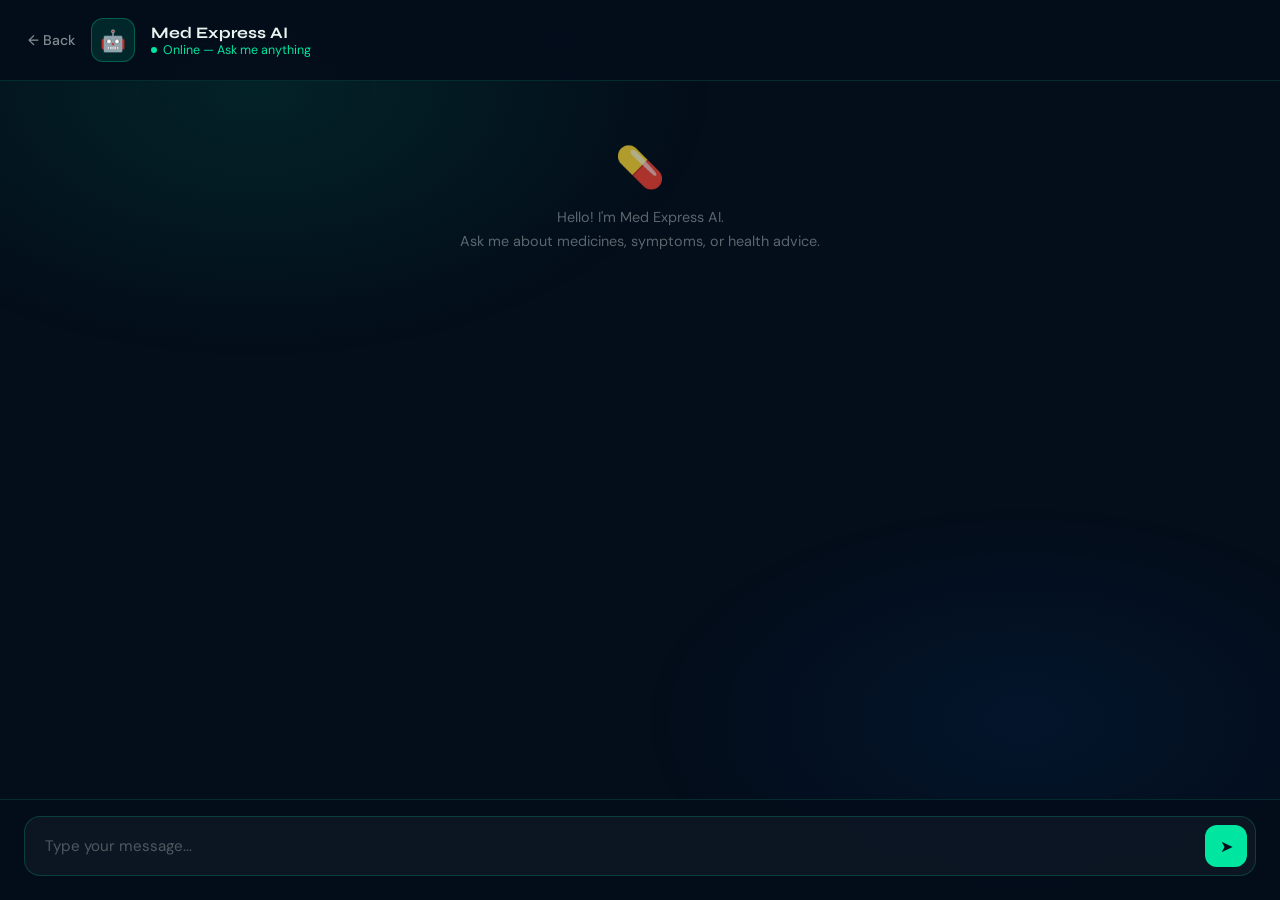
<file: Medicine-recommendation-website-main/templates/chat.html>
<!DOCTYPE html>
<html lang="en">
<head>
  <meta charset="utf-8">
  <meta name="viewport" content="width=device-width, initial-scale=1">
  <title>Chat — Med Express</title>
  <link href="https://fonts.googleapis.com/css2?family=Syne:wght@400;600;700;800&family=DM+Sans:ital,wght@0,300;0,400;0,500;1,300&display=swap" rel="stylesheet">
  <script src="https://cdnjs.cloudflare.com/ajax/libs/jquery/3.6.0/jquery.min.js"></script>
  <style>
    :root {
      --emerald: #00e5a0;
      --deep: #040d1a;
      --navy: #071428;
      --card-bg: rgba(255,255,255,0.04);
      --border: rgba(0,229,160,0.15);
      --text: #e8f4f0;
      --muted: rgba(232,244,240,0.55);
    }
    *, *::before, *::after { box-sizing: border-box; margin: 0; padding: 0; }
    body {
      font-family: 'DM Sans', sans-serif;
      background: var(--deep); color: var(--text);
      height: 100vh; display: flex; flex-direction: column;
      overflow: hidden;
    }
    body::before {
      content: ''; position: fixed; inset: 0;
      background:
        radial-gradient(ellipse 60% 50% at 20% 10%, rgba(0,229,160,0.10) 0%, transparent 60%),
        radial-gradient(ellipse 50% 40% at 80% 80%, rgba(0,120,255,0.08) 0%, transparent 60%);
      pointer-events: none; z-index: 0;
    }

    /* HEADER */
    .chat-header {
      display: flex; align-items: center; gap: 16px;
      padding: 18px 28px;
      background: rgba(4,13,26,0.9);
      backdrop-filter: blur(20px);
      border-bottom: 1px solid var(--border);
      flex-shrink: 0;
      z-index: 10;
      animation: slideDown 0.6s cubic-bezier(.16,1,.3,1) both;
    }
    @keyframes slideDown { from{transform:translateY(-100%);opacity:0} to{transform:translateY(0);opacity:1} }

    .bot-avatar {
      width: 44px; height: 44px;
      border-radius: 12px;
      background: rgba(0,229,160,0.12);
      border: 1px solid rgba(0,229,160,0.3);
      display: flex; align-items: center; justify-content: center;
      font-size: 1.3rem;
      flex-shrink: 0;
    }
    .bot-info { flex: 1; }
    .bot-name { font-family:'Syne',sans-serif; font-weight:700; font-size:1rem; }
    .bot-status {
      font-size: 0.78rem; color: var(--emerald);
      display: flex; align-items: center; gap: 6px;
    }
    .bot-status::before {
      content: ''; width:6px; height:6px; border-radius:50%;
      background: var(--emerald);
      animation: blink 1.5s ease-in-out infinite;
    }
    @keyframes blink { 0%,100%{opacity:1} 50%{opacity:0.3} }

    .header-back {
      color: var(--muted); text-decoration: none;
      font-size: 0.88rem; font-weight: 500;
      display: flex; align-items: center; gap: 6px;
      transition: color 0.2s;
    }
    .header-back:hover { color: var(--emerald); }

    /* MESSAGES */
    .messages-area {
      flex: 1; overflow-y: auto;
      padding: 28px 24px;
      display: flex; flex-direction: column; gap: 16px;
      position: relative; z-index: 1;
      scroll-behavior: smooth;
    }
    .messages-area::-webkit-scrollbar { width: 4px; }
    .messages-area::-webkit-scrollbar-track { background: transparent; }
    .messages-area::-webkit-scrollbar-thumb { background: rgba(0,229,160,0.2); border-radius: 2px; }

    /* Bubble wrappers */
    .msg-row { display: flex; align-items: flex-end; gap: 10px; animation: msgIn 0.4s cubic-bezier(.16,1,.3,1) both; }
    @keyframes msgIn { from{transform:translateY(16px);opacity:0} to{transform:translateY(0);opacity:1} }
    .msg-row.user { flex-direction: row-reverse; }

    .msg-avatar {
      width: 32px; height: 32px; border-radius: 10px;
      background: rgba(0,229,160,0.1); border: 1px solid rgba(0,229,160,0.2);
      display: flex; align-items: center; justify-content: center;
      font-size: 0.9rem; flex-shrink: 0;
    }
    .msg-avatar.user-av { background: rgba(0,120,255,0.12); border-color: rgba(0,120,255,0.25); }

    .bubble {
      max-width: 70%;
      padding: 13px 18px;
      border-radius: 18px;
      font-size: 0.93rem;
      line-height: 1.65;
      position: relative;
    }
    .bubble.bot {
      background: var(--card-bg);
      border: 1px solid var(--border);
      border-bottom-left-radius: 4px;
      color: var(--text);
    }
    .bubble.user {
      background: rgba(0,229,160,0.14);
      border: 1px solid rgba(0,229,160,0.25);
      border-bottom-right-radius: 4px;
      color: var(--text);
    }
    .msg-time { font-size: 0.7rem; color: var(--muted); margin-top: 4px; }
    .msg-row.user .msg-time { text-align: right; }

    /* Typing indicator */
    .typing-row { display: flex; align-items: flex-end; gap: 10px; }
    .typing-dots {
      display: flex; gap: 4px;
      background: var(--card-bg);
      border: 1px solid var(--border);
      border-radius: 18px; border-bottom-left-radius: 4px;
      padding: 14px 18px;
    }
    .typing-dots span {
      width: 6px; height: 6px; border-radius: 50%;
      background: var(--emerald); opacity: 0.6;
      animation: dot-bounce 1.2s ease-in-out infinite;
    }
    .typing-dots span:nth-child(2) { animation-delay: 0.2s; }
    .typing-dots span:nth-child(3) { animation-delay: 0.4s; }
    @keyframes dot-bounce { 0%,80%,100%{transform:scale(0.6);opacity:0.4} 40%{transform:scale(1);opacity:1} }

    /* INPUT */
    .chat-footer {
      padding: 16px 24px 24px;
      background: rgba(4,13,26,0.9);
      backdrop-filter: blur(20px);
      border-top: 1px solid var(--border);
      flex-shrink: 0;
      z-index: 10;
    }
    .input-row {
      display: flex; gap: 12px; align-items: center;
      background: rgba(255,255,255,0.04);
      border: 1px solid rgba(0,229,160,0.2);
      border-radius: 16px;
      padding: 8px 8px 8px 20px;
      transition: border-color 0.25s, box-shadow 0.25s;
    }
    .input-row:focus-within {
      border-color: var(--emerald);
      box-shadow: 0 0 0 3px rgba(0,229,160,0.1);
    }
    #chatInput {
      flex: 1; background: transparent; border: none; outline: none;
      color: var(--text); font-family:'DM Sans',sans-serif; font-size:0.95rem;
      padding: 8px 0;
    }
    #chatInput::placeholder { color: rgba(232,244,240,0.3); }
    .send-btn {
      width: 42px; height: 42px;
      background: var(--emerald);
      border: none; border-radius: 12px;
      color: var(--deep);
      display: flex; align-items: center; justify-content: center;
      cursor: pointer; font-size: 1rem;
      transition: transform 0.2s, box-shadow 0.2s;
      flex-shrink: 0;
    }
    .send-btn:hover { transform: scale(1.05); box-shadow: 0 4px 16px rgba(0,229,160,0.35); }
    .send-btn:active { transform: scale(0.97); }

    /* Welcome message */
    .welcome-msg {
      text-align: center;
      padding: 32px 16px;
      opacity: 0.7;
    }
    .welcome-msg .w-icon { font-size: 2.5rem; margin-bottom: 12px; display: block; }
    .welcome-msg p { color: var(--muted); font-size: 0.9rem; line-height: 1.7; }
  </style>
</head>
<body>

  <!-- Header -->
  <div class="chat-header">
    <a href="/" class="header-back">← Back</a>
    <div class="bot-avatar">🤖</div>
    <div class="bot-info">
      <div class="bot-name">Med Express AI</div>
      <div class="bot-status">Online — Ask me anything</div>
    </div>
  </div>

  <!-- Messages -->
  <div class="messages-area" id="messageArea">
    <div class="welcome-msg">
      <span class="w-icon">💊</span>
      <p>Hello! I'm Med Express AI.<br>Ask me about medicines, symptoms, or health advice.</p>
    </div>
  </div>

  <!-- Footer Input -->
  <div class="chat-footer">
    <div class="input-row">
      <input type="text" id="chatInput" placeholder="Type your message..." autocomplete="off">
      <button class="send-btn" id="sendBtn">➤</button>
    </div>
  </div>

  <script>
    const msgArea = document.getElementById('messageArea');
    const chatInput = document.getElementById('chatInput');
    const sendBtn = document.getElementById('sendBtn');

    function getTime() {
      const d = new Date();
      return d.getHours() + ':' + String(d.getMinutes()).padStart(2,'0');
    }

    function addMessage(text, isUser) {
      const row = document.createElement('div');
      row.className = 'msg-row' + (isUser ? ' user' : '');
      const av = document.createElement('div');
      av.className = 'msg-avatar' + (isUser ? ' user-av' : '');
      av.textContent = isUser ? '👤' : '🤖';
      const wrap = document.createElement('div');
      const bub = document.createElement('div');
      bub.className = 'bubble ' + (isUser ? 'user' : 'bot');
      bub.textContent = text;
      const time = document.createElement('div');
      time.className = 'msg-time';
      time.textContent = getTime();
      wrap.appendChild(bub);
      wrap.appendChild(time);
      row.appendChild(av);
      row.appendChild(wrap);
      msgArea.appendChild(row);
      msgArea.scrollTop = msgArea.scrollHeight;
    }

    function showTyping() {
      const row = document.createElement('div');
      row.className = 'typing-row';
      row.id = 'typingIndicator';
      const av = document.createElement('div');
      av.className = 'msg-avatar';
      av.textContent = '🤖';
      const dots = document.createElement('div');
      dots.className = 'typing-dots';
      dots.innerHTML = '<span></span><span></span><span></span>';
      row.appendChild(av);
      row.appendChild(dots);
      msgArea.appendChild(row);
      msgArea.scrollTop = msgArea.scrollHeight;
    }

    function removeTyping() {
      const el = document.getElementById('typingIndicator');
      if (el) el.remove();
    }

    function sendMessage() {
      const text = chatInput.value.trim();
      if (!text) return;
      addMessage(text, true);
      chatInput.value = '';
      showTyping();
      $.ajax({
        data: { msg: text },
        type: 'POST',
        url: '/get'
      }).done(function(data) {
        removeTyping();
        addMessage(data, false);
      }).fail(function() {
        removeTyping();
        addMessage('Sorry, I could not connect to the server. Please try again.', false);
      });
    }

    sendBtn.addEventListener('click', sendMessage);
    chatInput.addEventListener('keypress', (e) => {
      if (e.key === 'Enter') sendMessage();
    });
  </script>
</body>
</html>
</file>
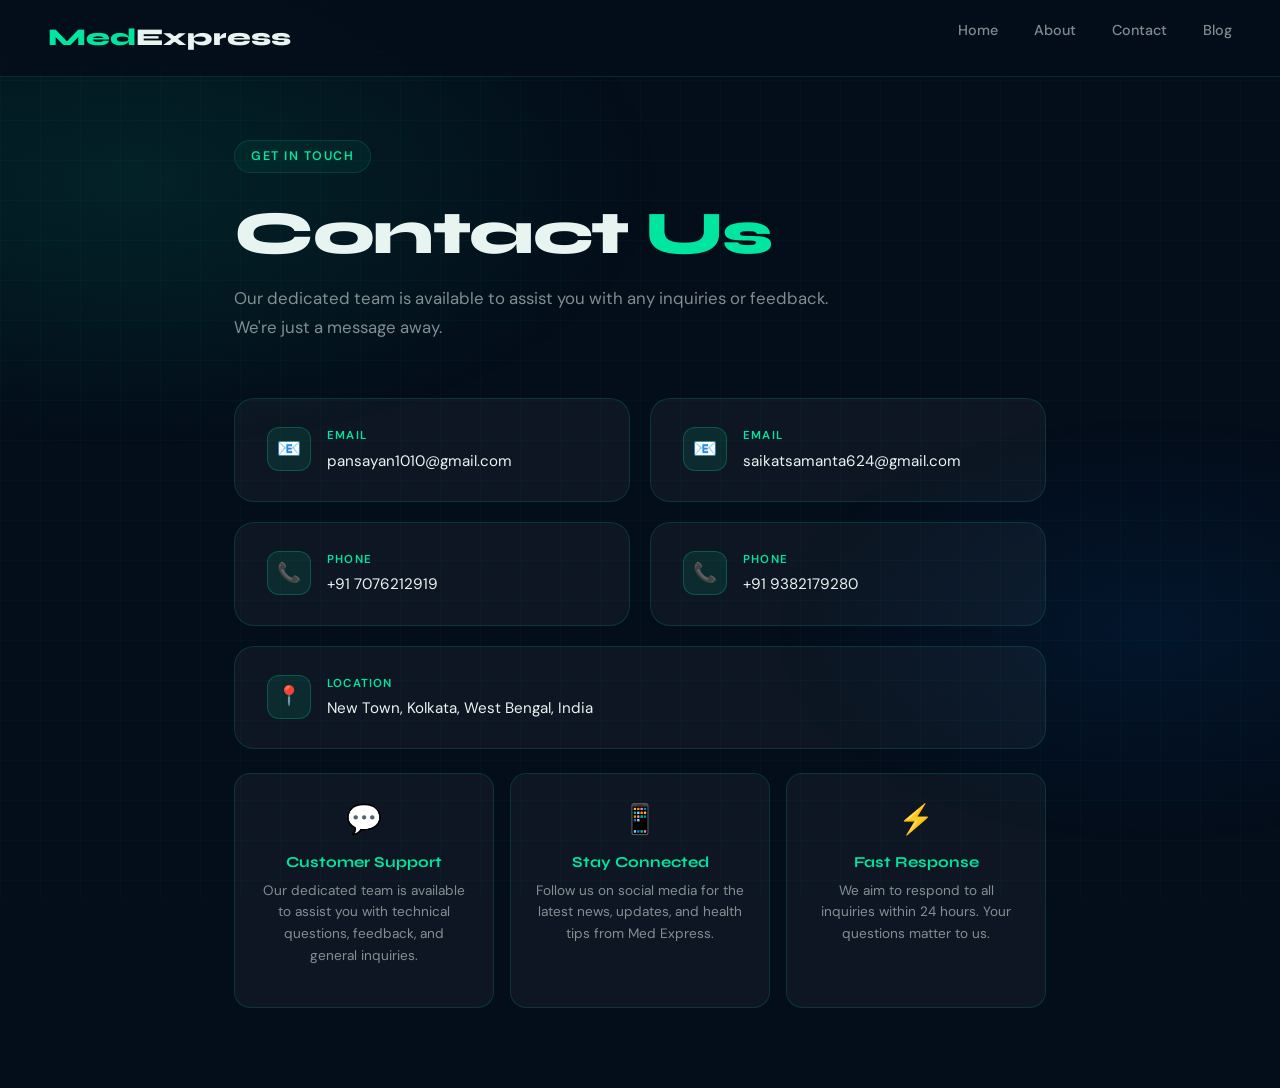
<file: Medicine-recommendation-website-main/templates/contact.html>
<!doctype html>
<html lang="en">
<head>
  <meta charset="utf-8">
  <meta name="viewport" content="width=device-width, initial-scale=1">
  <title>Contact — Med Express</title>
  <link href="https://cdn.jsdelivr.net/npm/bootstrap@5.3.1/dist/css/bootstrap.min.css" rel="stylesheet">
  <link href="https://fonts.googleapis.com/css2?family=Syne:wght@400;600;700;800&family=DM+Sans:ital,wght@0,300;0,400;0,500;1,300&display=swap" rel="stylesheet">
  <style>
    :root {
      --emerald: #00e5a0;
      --deep: #040d1a;
      --navy: #071428;
      --card-bg: rgba(255,255,255,0.04);
      --border: rgba(0,229,160,0.15);
      --text: #e8f4f0;
      --muted: rgba(232,244,240,0.55);
    }
    *, *::before, *::after { box-sizing: border-box; margin: 0; padding: 0; }
    body { font-family: 'DM Sans', sans-serif; background: var(--deep); color: var(--text); min-height: 100vh; overflow-x: hidden; }
    body::before {
      content: ''; position: fixed; inset: 0;
      background: radial-gradient(ellipse 70% 50% at 10% 20%, rgba(0,229,160,0.10) 0%, transparent 60%), radial-gradient(ellipse 50% 40% at 90% 70%, rgba(0,120,255,0.08) 0%, transparent 60%);
      pointer-events: none; z-index: 0;
    }
    body::after {
      content: ''; position: fixed; inset: 0;
      background-image: linear-gradient(rgba(0,229,160,0.03) 1px, transparent 1px), linear-gradient(90deg, rgba(0,229,160,0.03) 1px, transparent 1px);
      background-size: 40px 40px; pointer-events: none; z-index: 0;
    }
    nav.topbar {
      position: fixed; top: 0; left: 0; right: 0; z-index: 100;
      display: flex; align-items: center; justify-content: space-between;
      padding: 18px 48px; background: rgba(4,13,26,0.85); backdrop-filter: blur(20px);
      border-bottom: 1px solid var(--border); animation: slideDown 0.7s cubic-bezier(.16,1,.3,1) both;
    }
    @keyframes slideDown { from{transform:translateY(-100%);opacity:0} to{transform:translateY(0);opacity:1} }
    .brand { font-family:'Syne',sans-serif; font-weight:800; font-size:1.5rem; color:var(--emerald); text-decoration:none; }
    .brand span { color:var(--text); }
    .nav-links { display:flex; gap:36px; list-style:none; }
    .nav-links a { color:var(--muted); text-decoration:none; font-size:0.9rem; font-weight:500; transition:color 0.2s; position:relative; }
    .nav-links a::after { content:''; position:absolute; bottom:-4px; left:0; right:0; height:1px; background:var(--emerald); transform:scaleX(0); transition:transform 0.25s; }
    .nav-links a:hover { color:var(--emerald); }
    .nav-links a:hover::after { transform:scaleX(1); }
    @keyframes fadeUp { from{transform:translateY(24px);opacity:0} to{transform:translateY(0);opacity:1} }

    .page-wrapper { position:relative; z-index:1; max-width:860px; margin:0 auto; padding:140px 24px 80px; }

    .page-badge {
      display:inline-flex; align-items:center; gap:8px;
      border:1px solid var(--border); border-radius:100px;
      padding:6px 16px; font-size:0.78rem; color:var(--emerald);
      letter-spacing:1.5px; text-transform:uppercase; font-weight:600;
      margin-bottom:28px; background:rgba(0,229,160,0.05);
      animation: fadeUp 0.7s 0.1s both;
    }
    .page-title {
      font-family:'Syne',sans-serif;
      font-size:clamp(2.2rem,6vw,3.8rem);
      font-weight:800; letter-spacing:-1.5px; line-height:1.1;
      margin-bottom:16px; animation: fadeUp 0.7s 0.2s both;
    }
    .page-title .accent { color:var(--emerald); }
    .page-intro { color:var(--muted); font-size:1.05rem; line-height:1.75; max-width:600px; margin-bottom:56px; animation: fadeUp 0.7s 0.3s both; }

    .contact-grid {
      display: grid;
      grid-template-columns: 1fr 1fr;
      gap: 20px;
      margin-bottom: 24px;
    }
    @media(max-width:640px) { .contact-grid { grid-template-columns:1fr; } }

    .contact-card {
      background: var(--card-bg);
      border: 1px solid var(--border);
      border-radius: 20px;
      padding: 28px 32px;
      display: flex;
      align-items: flex-start;
      gap: 16px;
      transition: transform 0.25s, box-shadow 0.25s;
      opacity: 0;
      transform: translateY(20px);
    }
    .contact-card.visible { animation: fadeUp 0.6s cubic-bezier(.16,1,.3,1) forwards; }
    .contact-card:hover { transform: translateY(-3px); box-shadow: 0 12px 32px rgba(0,229,160,0.1); }

    .contact-icon {
      width: 44px; height: 44px;
      background: rgba(0,229,160,0.1);
      border: 1px solid rgba(0,229,160,0.25);
      border-radius: 12px;
      display: flex; align-items: center; justify-content: center;
      font-size: 1.2rem;
      flex-shrink: 0;
    }
    .contact-label {
      font-size: 0.72rem;
      letter-spacing: 1.2px;
      text-transform: uppercase;
      color: var(--emerald);
      font-weight: 600;
      margin-bottom: 4px;
    }
    .contact-value { color: var(--text); font-size: 0.95rem; line-height: 1.6; word-break: break-all; }

    .info-section {
      display: grid;
      grid-template-columns: repeat(3, 1fr);
      gap: 16px;
      margin-top: 24px;
    }
    @media(max-width:640px) { .info-section { grid-template-columns:1fr; } }

    .info-card {
      background: var(--card-bg);
      border: 1px solid var(--border);
      border-radius: 16px;
      padding: 24px;
      text-align: center;
      transition: transform 0.25s;
      opacity: 0; transform: translateY(20px);
    }
    .info-card.visible { animation: fadeUp 0.6s cubic-bezier(.16,1,.3,1) forwards; }
    .info-card:hover { transform: translateY(-2px); }
    .info-card .ic-emoji { font-size: 1.8rem; margin-bottom: 12px; display: block; }
    .info-card h4 { font-family:'Syne',sans-serif; font-size:0.95rem; font-weight:700; color:var(--emerald); margin-bottom:8px; }
    .info-card p { color:var(--muted); font-size:0.85rem; line-height:1.6; }
  </style>
</head>
<body>
  <nav class="topbar">
    <a href="/" class="brand">Med<span>Express</span></a>
    <ul class="nav-links">
      <li><a href="/">Home</a></li>
      <li><a href="/about">About</a></li>
      <li><a href="/contact">Contact</a></li>
      <li><a href="/blog">Blog</a></li>
    </ul>
  </nav>

  <div class="page-wrapper">
    <div class="page-badge">Get In Touch</div>
    <h1 class="page-title">Contact <span class="accent">Us</span></h1>
    <p class="page-intro">Our dedicated team is available to assist you with any inquiries or feedback. We're just a message away.</p>

    <div class="contact-grid">
      <div class="contact-card">
        <div class="contact-icon">📧</div>
        <div>
          <div class="contact-label">Email</div>
          <div class="contact-value">pansayan1010@gmail.com</div>
        </div>
      </div>
      <div class="contact-card">
        <div class="contact-icon">📧</div>
        <div>
          <div class="contact-label">Email</div>
          <div class="contact-value">saikatsamanta624@gmail.com</div>
        </div>
      </div>
      <div class="contact-card">
        <div class="contact-icon">📞</div>
        <div>
          <div class="contact-label">Phone</div>
          <div class="contact-value">+91 7076212919</div>
        </div>
      </div>
      <div class="contact-card">
        <div class="contact-icon">📞</div>
        <div>
          <div class="contact-label">Phone</div>
          <div class="contact-value">+91 9382179280</div>
        </div>
      </div>
      <div class="contact-card" style="grid-column: 1 / -1;">
        <div class="contact-icon">📍</div>
        <div>
          <div class="contact-label">Location</div>
          <div class="contact-value">New Town, Kolkata, West Bengal, India</div>
        </div>
      </div>
    </div>

    <div class="info-section">
      <div class="info-card">
        <span class="ic-emoji">💬</span>
        <h4>Customer Support</h4>
        <p>Our dedicated team is available to assist you with technical questions, feedback, and general inquiries.</p>
      </div>
      <div class="info-card">
        <span class="ic-emoji">📱</span>
        <h4>Stay Connected</h4>
        <p>Follow us on social media for the latest news, updates, and health tips from Med Express.</p>
      </div>
      <div class="info-card">
        <span class="ic-emoji">⚡</span>
        <h4>Fast Response</h4>
        <p>We aim to respond to all inquiries within 24 hours. Your questions matter to us.</p>
      </div>
    </div>
  </div>

  <script src="https://cdn.jsdelivr.net/npm/bootstrap@5.3.1/dist/js/bootstrap.bundle.min.js"></script>
  <script>
    const cards = document.querySelectorAll('.contact-card, .info-card');
    const obs = new IntersectionObserver((entries) => {
      entries.forEach((e, i) => {
        if (e.isIntersecting) {
          setTimeout(() => e.target.classList.add('visible'), i * 80);
          obs.unobserve(e.target);
        }
      });
    }, { threshold: 0.1 });
    cards.forEach(c => obs.observe(c));
  </script>
</body>
</html>
</file>
